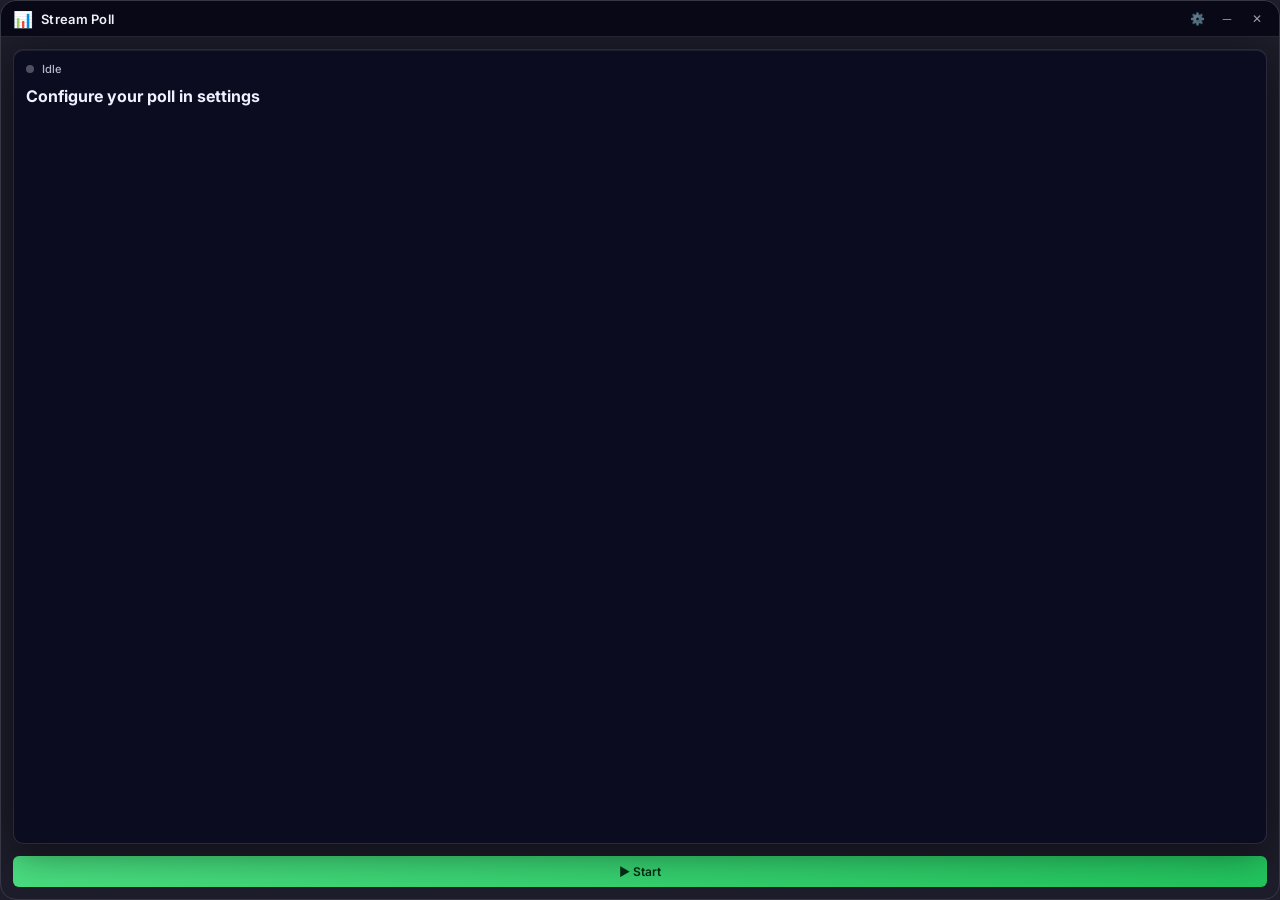
<file: src/index.html>
<!DOCTYPE html>
<html lang="en">
<head>
  <meta charset="UTF-8" />
  <meta name="viewport" content="width=device-width, initial-scale=1.0" />
  <title>Stream Poll</title>
  <meta name="description" content="Live chat poll overlay for Restream.io streams" />
  <link rel="preconnect" href="https://fonts.googleapis.com" />
  <link rel="preconnect" href="https://fonts.gstatic.com" crossorigin />
  <link href="https://fonts.googleapis.com/css2?family=Inter:wght@300;400;500;600;700&family=Outfit:wght@400;600;700&family=Fira+Code:wght@400;500&family=Press+Start+2P&family=Roboto:wght@400;500;700&display=swap" rel="stylesheet" />
  <link rel="stylesheet" href="styles/main.css" />
  <link rel="stylesheet" href="styles/poll-themes.css" />
  <link rel="stylesheet" href="styles/animations.css" />
  <link rel="stylesheet" href="styles/settings.css" />
</head>
<body>
  <!-- Custom Titlebar -->
  <div id="titlebar" data-tauri-drag-region>
    <div class="titlebar-left" data-tauri-drag-region>
      <span class="app-icon">📊</span>
      <span class="app-name" data-tauri-drag-region>Stream Poll</span>
    </div>
    <div class="titlebar-controls">
      <button id="btn-toggle-view" class="titlebar-btn" title="Toggle Settings (Ctrl+,)">⚙️</button>
      <button id="btn-minimize" class="titlebar-btn" title="Minimize">─</button>
      <button id="btn-close" class="titlebar-btn close-btn" title="Close">✕</button>
    </div>
  </div>

  <!-- ═══════════════════════════════════════════════ -->
  <!-- POLL OVERLAY VIEW                               -->
  <!-- ═══════════════════════════════════════════════ -->
  <div id="view-poll" class="view active">
    <div id="poll-container" class="theme-glassmorphism">
      <!-- Status Bar -->
      <div id="poll-status-bar">
        <div id="status-dot" class="status-dot idle"></div>
        <span id="status-label">Idle</span>
        <span id="total-votes-display"></span>
      </div>

      <!-- Question -->
      <div id="poll-question" class="poll-question">Configure your poll in settings</div>

      <!-- Options (rendered dynamically) -->
      <div id="poll-options" class="poll-options"></div>

      <!-- Click-through indicator -->
      <div id="click-through-indicator" class="click-through-badge hidden">
        <span>Click-Through ON</span>
      </div>
    </div>

    <!-- Quick controls always visible on poll view -->
    <div id="quick-controls">
      <button id="qc-start" class="qc-btn start-btn" title="Start Poll">▶ Start</button>
      <button id="qc-pause" class="qc-btn pause-btn hidden" title="Pause Poll">⏸ Pause</button>
      <button id="qc-resume" class="qc-btn start-btn hidden" title="Resume Poll">▶ Resume</button>
      <button id="qc-stop" class="qc-btn stop-btn hidden" title="Stop Poll">⏹ Stop</button>
    </div>
  </div>

  <!-- ═══════════════════════════════════════════════ -->
  <!-- SETTINGS VIEW                                   -->
  <!-- ═══════════════════════════════════════════════ -->
  <div id="view-settings" class="view hidden">
    <!-- Tab Navigation -->
    <nav class="settings-tabs" role="tablist">
      <button class="tab-btn active" data-tab="poll-setup" role="tab" id="tab-poll-setup">
        <span class="tab-icon">📋</span> Poll
      </button>
      <button class="tab-btn" data-tab="appearance" role="tab" id="tab-appearance">
        <span class="tab-icon">🎨</span> Style
      </button>
      <button class="tab-btn" data-tab="window" role="tab" id="tab-window">
        <span class="tab-icon">🪟</span> Window
      </button>
      <button class="tab-btn" data-tab="connection" role="tab" id="tab-connection">
        <span class="tab-icon">🔗</span> Connect
      </button>
      <button class="tab-btn" data-tab="controls" role="tab" id="tab-controls">
        <span class="tab-icon">🎮</span> Controls
      </button>
    </nav>

    <!-- ── Tab 1: Poll Setup ── -->
    <div class="tab-panel active" data-panel="poll-setup" role="tabpanel">
      <div class="settings-section">
        <label class="settings-label" for="poll-question-input">Poll Question</label>
        <input
          type="text"
          id="poll-question-input"
          class="settings-input"
          placeholder="What do you think?"
          maxlength="200"
        />
      </div>

      <div class="settings-section">
        <div class="section-header">
          <label class="settings-label">Options</label>
          <button id="add-option-btn" class="btn-secondary small">+ Add Option</button>
        </div>
        <div id="options-list" class="options-list">
          <!-- Dynamically rendered option rows -->
        </div>
      </div>

      <div class="settings-section toggles-row">
        <div class="toggle-item">
          <label class="toggle-label" for="toggle-case-insensitive">Case-insensitive</label>
          <label class="toggle-switch">
            <input type="checkbox" id="toggle-case-insensitive" checked />
            <span class="toggle-slider"></span>
          </label>
        </div>
        <div class="toggle-item">
          <label class="toggle-label" for="toggle-one-vote">One vote per user</label>
          <label class="toggle-switch">
            <input type="checkbox" id="toggle-one-vote" checked />
            <span class="toggle-slider"></span>
          </label>
        </div>
      </div>

      <button id="save-poll-config-btn" class="btn-primary full-width">Save Poll Config</button>
    </div>

    <!-- ── Tab 2: Appearance ── -->
    <div class="tab-panel hidden" data-panel="appearance" role="tabpanel">
      <div class="settings-section">
        <label class="settings-label">Theme Preset</label>
        <div class="theme-grid" id="theme-grid">
          <div class="theme-card active" data-theme="glassmorphism" id="theme-card-glassmorphism">
            <div class="theme-preview glass-preview"></div>
            <span>Glassmorphism</span>
          </div>
          <div class="theme-card" data-theme="neon" id="theme-card-neon">
            <div class="theme-preview neon-preview"></div>
            <span>Neon Glow</span>
          </div>
          <div class="theme-card" data-theme="minimal" id="theme-card-minimal">
            <div class="theme-preview minimal-preview"></div>
            <span>Minimal</span>
          </div>
          <div class="theme-card" data-theme="retro" id="theme-card-retro">
            <div class="theme-preview retro-preview"></div>
            <span>Retro Arcade</span>
          </div>
          <div class="theme-card" data-theme="gradient" id="theme-card-gradient">
            <div class="theme-preview gradient-preview"></div>
            <span>Gradient Wave</span>
          </div>
          <div class="theme-card" data-theme="custom" id="theme-card-custom">
            <div class="theme-preview custom-preview">🎨</div>
            <span>Custom</span>
          </div>
        </div>
      </div>

      <!-- Custom colors (only shown when custom theme selected) -->
      <div id="custom-colors-section" class="settings-section hidden">
        <label class="settings-label">Custom Colors</label>
        <div class="color-grid">
          <div class="color-row">
            <label for="color-bar-fill">Bar Fill</label>
            <input type="color" id="color-bar-fill" value="#6c63ff" />
          </div>
          <div class="color-row">
            <label for="color-bar-bg">Bar Background</label>
            <input type="color" id="color-bar-bg" value="#1a1a2e" />
          </div>
          <div class="color-row">
            <label for="color-text">Text Color</label>
            <input type="color" id="color-text" value="#ffffff" />
          </div>
          <div class="color-row">
            <label for="color-bg">Panel Background</label>
            <input type="color" id="color-bg" value="#0f0f1e" />
          </div>
          <div class="color-row">
            <label for="color-accent">Accent Color</label>
            <input type="color" id="color-accent" value="#a78bfa" />
          </div>
        </div>
      </div>

      <div class="settings-section">
        <label class="settings-label" for="font-family-select">Font</label>
        <select id="font-family-select" class="settings-select">
          <option value="Inter">Inter (Default)</option>
          <option value="Outfit">Outfit</option>
          <option value="Roboto">Roboto</option>
          <option value="Fira Code">Fira Code</option>
          <option value="Press Start 2P">Press Start 2P</option>
          <option value="Arial">Arial</option>
          <option value="Georgia">Georgia</option>
        </select>
      </div>

      <div class="settings-section">
        <label class="settings-label">
          Font Size: <span id="font-size-value">16</span>px
        </label>
        <input type="range" id="font-size-slider" class="settings-slider" min="10" max="36" value="16" />
      </div>

      <div class="settings-section">
        <label class="settings-label">
          Overlay Opacity: <span id="opacity-value">90</span>%
        </label>
        <input type="range" id="opacity-slider" class="settings-slider" min="20" max="100" value="90" />
      </div>

      <div class="settings-section toggles-row">
        <div class="toggle-item">
          <label class="toggle-label" for="toggle-show-percentages">Show Percentages</label>
          <label class="toggle-switch">
            <input type="checkbox" id="toggle-show-percentages" checked />
            <span class="toggle-slider"></span>
          </label>
        </div>
        <div class="toggle-item">
          <label class="toggle-label" for="toggle-show-counts">Show Vote Counts</label>
          <label class="toggle-switch">
            <input type="checkbox" id="toggle-show-counts" checked />
            <span class="toggle-slider"></span>
          </label>
        </div>
        <div class="toggle-item">
          <label class="toggle-label" for="toggle-show-question">Show Question</label>
          <label class="toggle-switch">
            <input type="checkbox" id="toggle-show-question" checked />
            <span class="toggle-slider"></span>
          </label>
        </div>
      </div>

      <button id="save-appearance-btn" class="btn-primary full-width">Apply Appearance</button>
    </div>

    <!-- ── Tab 3: Window ── -->
    <div class="tab-panel hidden" data-panel="window" role="tabpanel">
      <div class="settings-section toggles-row">
        <div class="toggle-item">
          <label class="toggle-label" for="toggle-always-on-top">Always on Top</label>
          <label class="toggle-switch">
            <input type="checkbox" id="toggle-always-on-top" />
            <span class="toggle-slider"></span>
          </label>
        </div>
        <div class="toggle-item">
          <label class="toggle-label" for="toggle-click-through">Click-Through</label>
          <label class="toggle-switch">
            <input type="checkbox" id="toggle-click-through" />
            <span class="toggle-slider"></span>
          </label>
        </div>
      </div>

      <div class="settings-section">
        <label class="settings-label">Click-Through Keybind</label>
        <div class="keybind-recorder-row">
          <input
            type="text"
            id="keybind-display"
            class="settings-input keybind-input"
            placeholder="Click to record shortcut..."
            readonly
            value="CommandOrControl+Shift+T"
          />
          <button id="keybind-record-btn" class="btn-secondary">Record</button>
          <button id="keybind-save-btn" class="btn-primary">Save</button>
        </div>
        <p class="settings-hint">Press your desired key combination after clicking Record.</p>
      </div>

      <div class="settings-info-box">
        <p>💡 When <strong>Click-Through</strong> is enabled, mouse clicks pass through the overlay to windows behind it. Use the keybind to toggle it while streaming.</p>
      </div>
    </div>

    <!-- ── Tab 4: Connection ── -->
    <div class="tab-panel hidden" data-panel="connection" role="tabpanel">
      <div class="settings-section">
        <div class="connection-status-row">
          <div id="conn-status-indicator" class="conn-dot disconnected"></div>
          <span id="conn-status-label">Not connected</span>
        </div>
      </div>

      <div class="settings-section">
        <label class="settings-label" for="input-client-id">Restream Client ID</label>
        <input
          type="text"
          id="input-client-id"
          class="settings-input"
          placeholder="Your Restream app Client ID"
          autocomplete="off"
        />
      </div>

      <div class="settings-section">
        <label class="settings-label" for="input-client-secret">Restream Client Secret</label>
        <input
          type="password"
          id="input-client-secret"
          class="settings-input"
          placeholder="Your Restream app Client Secret"
          autocomplete="off"
        />
      </div>

      <div class="settings-info-box">
        <p>📖 Register your app at <strong>developers.restream.io</strong>, then paste your Client ID and Secret here. Use <code>http://localhost:17394/callback</code> as the redirect URI.</p>
      </div>

      <div class="btn-row">
        <button id="btn-login" class="btn-primary">🔐 Connect to Restream</button>
        <button id="btn-logout" class="btn-secondary hidden">Disconnect</button>
      </div>
    </div>

    <!-- ── Tab 5: Controls ── -->
    <div class="tab-panel hidden" data-panel="controls" role="tabpanel">
      <div class="big-controls">
        <button id="ctrl-start" class="big-btn big-start">▶ Start</button>
        <button id="ctrl-pause" class="big-btn big-pause hidden">⏸ Pause</button>
        <button id="ctrl-resume" class="big-btn big-start hidden">▶ Resume</button>
        <button id="ctrl-stop" class="big-btn big-stop hidden">⏹ Stop</button>
        <button id="ctrl-reset" class="big-btn big-reset">↺ Reset Votes</button>
      </div>

      <div class="settings-section">
        <div class="section-header">
          <label class="settings-label">Live Chat Log</label>
          <button id="clear-log-btn" class="btn-secondary small">Clear</button>
        </div>
        <div id="chat-log" class="chat-log">
          <p class="log-placeholder">Chat messages will appear here when connected.</p>
        </div>
      </div>
    </div>
  </div>

  <script src="js/app.js"></script>
</body>
</html>
</file>
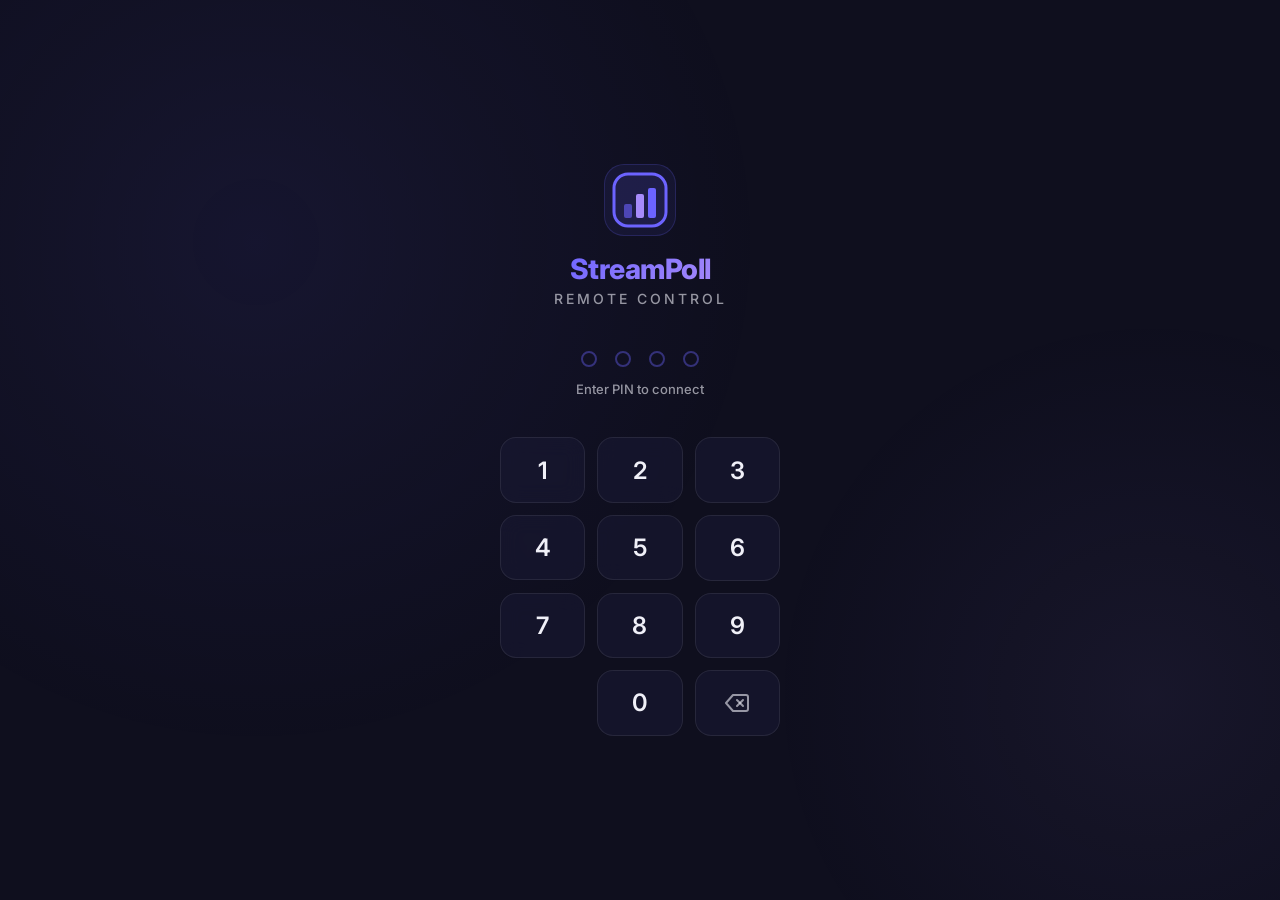
<file: src-tauri/remote-ui/index.html>
<!DOCTYPE html>
<html lang="en">
<head>
  <meta charset="UTF-8">
  <meta name="viewport" content="width=device-width, initial-scale=1.0, viewport-fit=cover, user-scalable=no">
  <meta name="apple-mobile-web-app-capable" content="yes">
  <meta name="apple-mobile-web-app-status-bar-style" content="black-translucent">
  <meta name="theme-color" content="#0f0f1e">
  <meta name="mobile-web-app-capable" content="yes">
  <meta name="description" content="StreamPoll Remote Control — manage your live polls from your phone">
  <title>StreamPoll Remote</title>
  <link rel="manifest" href="manifest.json">
  <link rel="preconnect" href="https://fonts.googleapis.com">
  <link rel="preconnect" href="https://fonts.gstatic.com" crossorigin>
  <link href="https://fonts.googleapis.com/css2?family=Inter:wght@300;400;500;600;700;800;900&display=swap" rel="stylesheet">
  <link rel="stylesheet" href="styles.css">
  <!-- Inline critical icon SVG as favicon -->
  <link rel="icon" href="data:image/svg+xml,<svg xmlns='http://www.w3.org/2000/svg' viewBox='0 0 100 100'><rect rx='20' width='100' height='100' fill='%236c63ff'/><text x='50' y='68' text-anchor='middle' font-size='50' fill='white'>📊</text></svg>">
</head>
<body>
  <!-- ===== PIN ENTRY SCREEN ===== -->
  <div id="screen-pin" class="screen active">
    <div class="pin-container">
      <div class="brand">
        <div class="brand-icon">
          <svg width="56" height="56" viewBox="0 0 56 56" fill="none">
            <rect x="2" y="2" width="52" height="52" rx="14" stroke="url(#brandGrad)" stroke-width="3" fill="rgba(108,99,255,0.1)"/>
            <rect x="12" y="32" width="8" height="14" rx="2" fill="#6c63ff" opacity="0.6"/>
            <rect x="24" y="22" width="8" height="24" rx="2" fill="#a78bfa"/>
            <rect x="36" y="16" width="8" height="30" rx="2" fill="#6c63ff"/>
            <defs>
              <linearGradient id="brandGrad" x1="0" y1="0" x2="56" y2="56">
                <stop offset="0%" stop-color="#6c63ff"/>
                <stop offset="100%" stop-color="#a78bfa"/>
              </linearGradient>
            </defs>
          </svg>
        </div>
        <h1 class="brand-title">StreamPoll</h1>
        <p class="brand-subtitle">Remote Control</p>
      </div>

      <div class="pin-display">
        <div class="pin-dots">
          <div class="pin-dot" data-index="0"></div>
          <div class="pin-dot" data-index="1"></div>
          <div class="pin-dot" data-index="2"></div>
          <div class="pin-dot" data-index="3"></div>
        </div>
        <p class="pin-label" id="pin-message">Enter PIN to connect</p>
      </div>

      <div class="keypad">
        <button class="key" data-key="1">1</button>
        <button class="key" data-key="2">2</button>
        <button class="key" data-key="3">3</button>
        <button class="key" data-key="4">4</button>
        <button class="key" data-key="5">5</button>
        <button class="key" data-key="6">6</button>
        <button class="key" data-key="7">7</button>
        <button class="key" data-key="8">8</button>
        <button class="key" data-key="9">9</button>
        <button class="key key-empty" disabled></button>
        <button class="key" data-key="0">0</button>
        <button class="key key-delete" data-key="delete" aria-label="Delete">
          <svg width="24" height="24" viewBox="0 0 24 24" fill="none" stroke="currentColor" stroke-width="2" stroke-linecap="round" stroke-linejoin="round">
            <path d="M21 4H8l-7 8 7 8h13a2 2 0 0 0 2-2V6a2 2 0 0 0-2-2z"/>
            <line x1="18" y1="9" x2="12" y2="15"/>
            <line x1="12" y1="9" x2="18" y2="15"/>
          </svg>
        </button>
      </div>
    </div>
  </div>

  <!-- ===== MAIN DASHBOARD ===== -->
  <div id="screen-dashboard" class="screen">
    <!-- Status Bar -->
    <header class="status-bar">
      <div class="status-left">
        <span class="status-dot" id="status-dot"></span>
        <span class="status-text" id="status-text">Connected</span>
      </div>
      <div class="status-right">
        <span class="ws-badge" id="ws-badge" title="Restream connection">
          <svg width="14" height="14" viewBox="0 0 24 24" fill="none" stroke="currentColor" stroke-width="2.5" stroke-linecap="round" stroke-linejoin="round">
            <path d="M1 1l22 22"/>
            <path d="M16.72 11.06A10.94 10.94 0 0 1 19 12.55"/>
            <path d="M5 12.55a10.94 10.94 0 0 1 5.17-2.39"/>
            <path d="M10.71 5.05A16 16 0 0 1 22.56 9"/>
            <path d="M1.42 9a15.91 15.91 0 0 1 4.7-2.88"/>
            <path d="M8.53 16.11a6 6 0 0 1 6.95 0"/>
            <line x1="12" y1="20" x2="12.01" y2="20"/>
          </svg>
        </span>
        <button class="disconnect-btn" id="btn-disconnect" aria-label="Disconnect">
          <svg width="18" height="18" viewBox="0 0 24 24" fill="none" stroke="currentColor" stroke-width="2" stroke-linecap="round" stroke-linejoin="round">
            <path d="M9 21H5a2 2 0 0 1-2-2V5a2 2 0 0 1 2-2h4"/>
            <polyline points="16 17 21 12 16 7"/>
            <line x1="21" y1="12" x2="9" y2="12"/>
          </svg>
        </button>
      </div>
    </header>

    <!-- Sub-navigation Tabs -->
    <div class="dashboard-tabs">
      <button class="dash-tab active" data-tab="poll">📊 Active</button>
      <button class="dash-tab" data-tab="library">📚 Library</button>
      <button class="dash-tab" data-tab="queue">📈 Queue</button>
    </div>

    <!-- Poll Content -->
    <main class="dashboard-content">
      <!-- Panel 1: Active Poll -->
      <div id="panel-poll" class="dash-panel active">
        <!-- No Poll State -->
        <div id="no-poll" class="no-poll-card glass-card">
          <div class="no-poll-icon">📊</div>
          <h2>No Active Poll</h2>
          <p>Waiting for a poll to be loaded...</p>
        </div>

        <!-- Active Poll -->
        <div id="active-poll" class="poll-section" style="display:none;">
          <div class="poll-header glass-card">
            <div class="poll-status-row">
              <span class="poll-status-badge" id="poll-status-badge">IDLE</span>
              <div style="display:flex;align-items:center;gap:8px;">
                <span class="poll-total-votes" id="poll-total-votes">0 votes</span>
                <button class="edit-poll-btn" id="btn-edit-poll" aria-label="Edit Poll">
                  <svg width="16" height="16" viewBox="0 0 24 24" fill="none" stroke="currentColor" stroke-width="2" stroke-linecap="round" stroke-linejoin="round">
                    <path d="M11 4H4a2 2 0 0 0-2 2v14a2 2 0 0 0 2 2h14a2 2 0 0 0 2-2v-7"/>
                    <path d="M18.5 2.5a2.121 2.121 0 0 1 3 3L12 15l-4 1 1-4 9.5-9.5z"/>
                  </svg>
                </button>
              </div>
            </div>
            <h2 class="poll-question" id="poll-question">Loading question...</h2>
          </div>

          <div class="poll-options" id="poll-options">
            <!-- Options rendered by JS -->
          </div>
        </div>
      </div>

      <!-- Panel 2: Library -->
      <div id="panel-library" class="dash-panel" style="display:none;">
        <div style="display:flex;justify-content:space-between;align-items:center;margin-bottom:12px;">
          <h2 style="font-size:16px;margin:0;">Poll Library</h2>
          <button class="create-poll-btn-lib" id="btn-create-poll-lib">＋ Create Poll</button>
        </div>
        <div class="library-list" id="library-list">
          <!-- Populated by JS -->
        </div>
      </div>

      <!-- Panel 3: Queue -->
      <div id="panel-queue" class="dash-panel" style="display:none;">
        <h2 style="font-size:16px;margin-bottom:12px;">Active Queue</h2>
        <div class="queue-list" id="queue-list">
          <!-- Populated by JS -->
        </div>
      </div>
    </main>

    <!-- ===== POLL EDITOR MODAL ===== -->
    <div id="editor-overlay" class="overlay" style="display:none;">
      <div class="editor-panel glass-card">
        <div class="editor-header">
          <h3>Edit Poll</h3>
          <button class="editor-close-btn" id="btn-editor-close" aria-label="Close">
            <svg width="20" height="20" viewBox="0 0 24 24" fill="none" stroke="currentColor" stroke-width="2.5" stroke-linecap="round">
              <line x1="18" y1="6" x2="6" y2="18"/><line x1="6" y1="6" x2="18" y2="18"/>
            </svg>
          </button>
        </div>

        <div class="editor-body">
          <div class="editor-field">
            <label class="editor-label">Poll Name (Optional, for saving)</label>
            <input type="text" id="editor-name" class="editor-input" placeholder="e.g. Winner Poll" autocomplete="off" />
          </div>

          <div class="editor-field">
            <label class="editor-label">Question</label>
            <input type="text" id="editor-question" class="editor-input" placeholder="What do you think?" autocomplete="off" />
          </div>

          <div class="editor-field">
            <label class="editor-label">Options</label>
            <div id="editor-options-list" class="editor-options-list">
              <!-- Populated by JS -->
            </div>
            <button class="editor-add-btn" id="btn-editor-add-option">
              <span>＋</span> Add Option
            </button>
          </div>
        </div>

        <div class="editor-footer-buttons">
          <button class="editor-cancel-btn" id="btn-editor-cancel">Cancel</button>
          <button class="editor-save-btn btn-apply" id="btn-editor-apply">Apply Now</button>
          <button class="editor-save-btn btn-save-lib" id="btn-editor-save-lib">Save to Lib</button>
          <button class="editor-save-btn btn-save-queue" id="btn-editor-save-queue">Save & Queue</button>
        </div>
      </div>
    </div>

    <!-- Control Buttons -->
    <nav class="controls-bar" id="controls-bar">
      <button class="ctrl-btn ctrl-start" id="btn-start" data-action="start_poll">
        <span class="ctrl-icon">▶</span>
        <span class="ctrl-label">Start</span>
      </button>
      <button class="ctrl-btn ctrl-pause" id="btn-pause" data-action="pause_poll">
        <span class="ctrl-icon">⏸</span>
        <span class="ctrl-label">Pause</span>
      </button>
      <button class="ctrl-btn ctrl-resume" id="btn-resume" data-action="resume_poll" style="display:none;">
        <span class="ctrl-icon">▶</span>
        <span class="ctrl-label">Resume</span>
      </button>
      <button class="ctrl-btn ctrl-stop" id="btn-stop" data-action="stop_poll">
        <span class="ctrl-icon">⏹</span>
        <span class="ctrl-label">Stop</span>
      </button>
      <button class="ctrl-btn ctrl-reset" id="btn-reset" data-action="reset_poll">
        <span class="ctrl-icon">↺</span>
        <span class="ctrl-label">Reset</span>
      </button>
      <button class="ctrl-btn ctrl-next" id="btn-next" data-action="next_poll">
        <span class="ctrl-icon">⏭</span>
        <span class="ctrl-label">Next</span>
      </button>
    </nav>
  </div>

  <!-- ===== RECONNECTING OVERLAY ===== -->
  <div id="overlay-reconnect" class="overlay" style="display:none;">
    <div class="overlay-content glass-card">
      <div class="spinner"></div>
      <h3>Connection Lost</h3>
      <p id="reconnect-message">Reconnecting...</p>
      <button class="overlay-btn" id="btn-retry">Retry Now</button>
    </div>
  </div>

  <script src="app.js"></script>
</body>
</html>
</file>
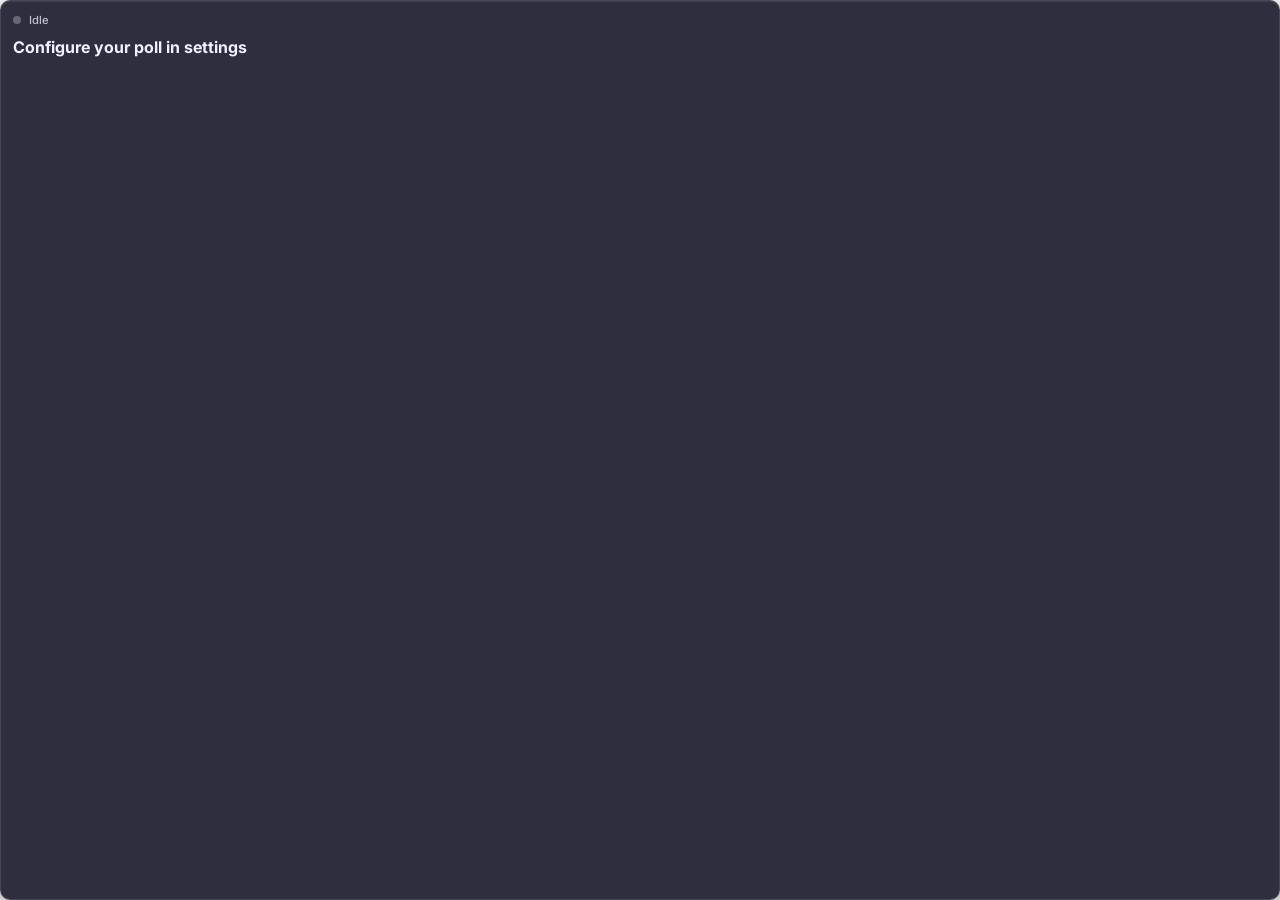
<file: src/poll.html>
<!DOCTYPE html>
<html lang="en">
<head>
  <meta charset="UTF-8" />
  <meta name="viewport" content="width=device-width, initial-scale=1.0" />
  <title>Stream Poll — Overlay</title>
  <link rel="preconnect" href="https://fonts.googleapis.com" />
  <link rel="preconnect" href="https://fonts.gstatic.com" crossorigin />
  <link href="https://fonts.googleapis.com/css2?family=Inter:wght@300;400;500;600;700&family=Outfit:wght@400;600;700&family=Fira+Code:wght@400;500&family=Press+Start+2P&family=Roboto:wght@400;500;700&display=swap" rel="stylesheet" />
  <link rel="stylesheet" href="styles/main.css" />
  <link rel="stylesheet" href="styles/poll-themes.css" />
  <link rel="stylesheet" href="styles/animations.css" />
  <style>
    /* Poll-only window: fully transparent, no chrome */
    html, body {
      margin: 0; padding: 0;
      background: transparent !important;
      overflow: hidden;
      width: 100vw; height: 100vh;
      user-select: none;
    }
    /* Full-height wrapper — entire surface is the drag region */
    #poll-wrapper {
      position: absolute;
      top: 0; left: 0; right: 0; bottom: 0;
      overflow: hidden;
      -webkit-app-region: drag;
    }
    #poll-container {
      width: 100%; height: 100%;
      box-sizing: border-box;
      -webkit-app-region: drag;
    }
    /* Click-through indicator */
    #click-through-indicator {
      position: fixed;
      bottom: 6px; right: 8px;
      background: rgba(248,113,113,0.15);
      border: 1px solid rgba(248,113,113,0.4);
      border-radius: 6px;
      padding: 2px 8px;
      font-size: 10px;
      color: rgba(248,113,113,0.9);
      pointer-events: none;
      -webkit-app-region: no-drag;
    }
  </style>
</head>
<body>
  <!-- Poll content — entire window is drag-to-move -->
  <div id="poll-wrapper">
    <div id="poll-container" class="theme-glassmorphism">
      <!-- Status Bar -->
      <div id="poll-status-bar">
        <div id="status-dot" class="status-dot idle"></div>
        <span id="status-label">Idle</span>
        <span id="total-votes-display"></span>
      </div>

      <!-- Question -->
      <div id="poll-question" class="poll-question">Configure your poll in settings</div>

      <!-- Options (rendered dynamically) -->
      <div id="poll-options" class="poll-options"></div>

      <!-- Action Controls -->
      <div id="poll-overlay-controls" style="display: flex; gap: 8px; margin-top: 16px; justify-content: center;">
        <button id="btn-stop-poll" class="hidden" style="background: rgba(239, 68, 68, 0.9); border: none; padding: 8px 16px; border-radius: 6px; color: white; cursor: pointer; font-weight: bold; font-family: inherit; font-size: 14px; box-shadow: 0 2px 8px rgba(0,0,0,0.2);">⏹ Stop</button>
        <button id="btn-next-poll" class="hidden" style="background: rgba(99, 102, 241, 0.9); border: none; padding: 8px 16px; border-radius: 6px; color: white; cursor: pointer; font-weight: bold; font-family: inherit; font-size: 14px; box-shadow: 0 2px 8px rgba(0,0,0,0.2);">⏭ Next</button>
      </div>
    </div>
  </div>

  <!-- Click-through indicator -->
  <div id="click-through-indicator" class="hidden">Click-Through ON</div>

  <script src="js/poll-overlay.js"></script>
</body>
</html>
</file>
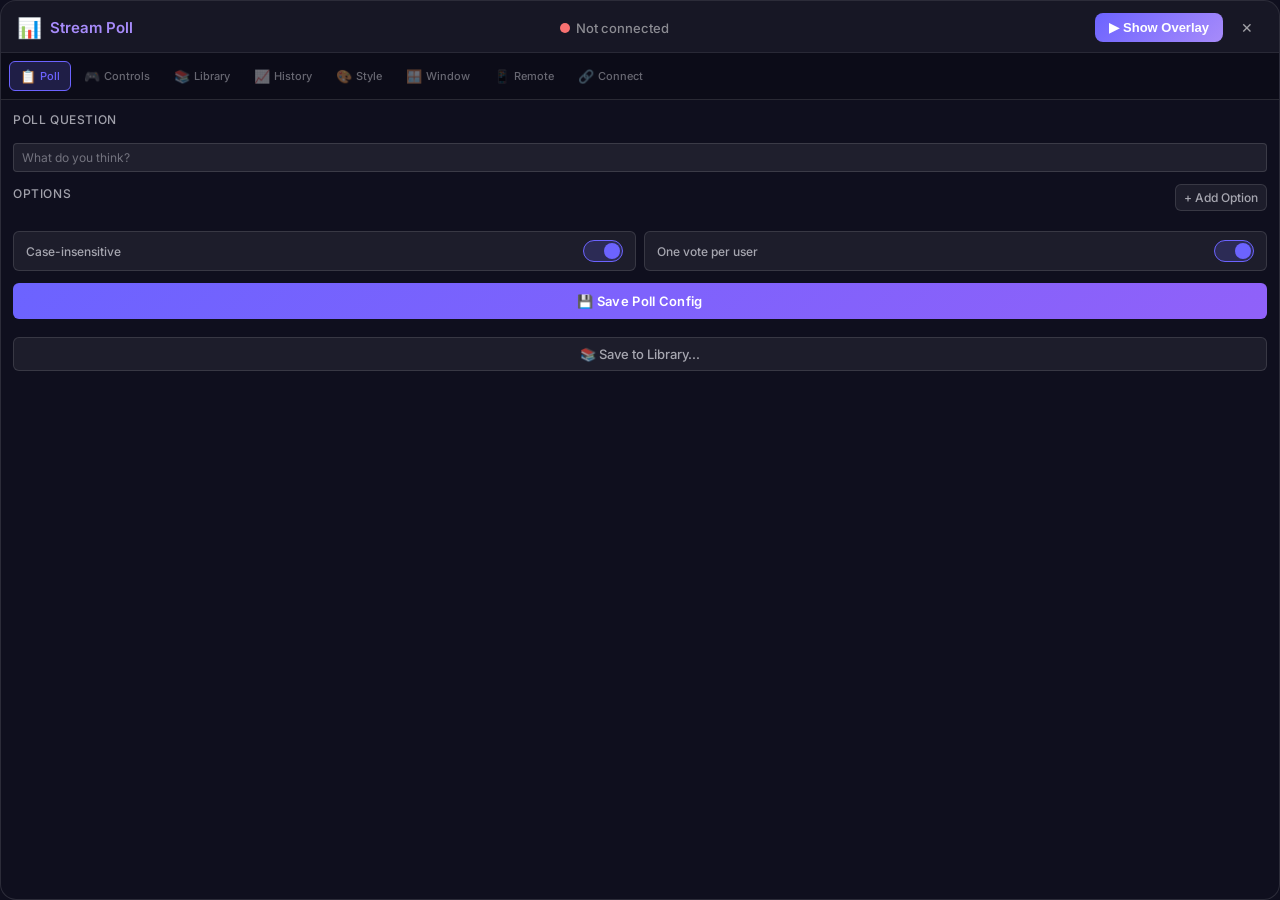
<file: src/settings.html>
<!DOCTYPE html>
<html lang="en">
<head>
  <meta charset="UTF-8" />
  <meta name="viewport" content="width=device-width, initial-scale=1.0" />
  <title>Stream Poll — Settings</title>
  <meta name="description" content="Stream Poll settings and controls" />
  <link rel="preconnect" href="https://fonts.googleapis.com" />
  <link rel="preconnect" href="https://fonts.gstatic.com" crossorigin />
  <link href="https://fonts.googleapis.com/css2?family=Inter:wght@300;400;500;600;700&family=Outfit:wght@400;600;700&family=Fira+Code:wght@400;500&family=Press+Start+2P&family=Roboto:wght@400;500;700&display=swap" rel="stylesheet" />
  <link rel="stylesheet" href="styles/main.css" />
  <link rel="stylesheet" href="styles/poll-themes.css" />
  <link rel="stylesheet" href="styles/settings.css" />
  <link rel="stylesheet" href="styles/animations.css" />
  <style>
    html, body {
      margin: 0; padding: 0;
      background: #0f0f1e;
      color: #e2e8f0;
      font-family: 'Inter', -apple-system, sans-serif;
      height: 100%; overflow: hidden;
    }
    #settings-root {
      display: flex;
      flex-direction: column;
      height: 100vh;
    }
    /* App header */
    #app-header {
      display: flex;
      align-items: center;
      justify-content: space-between;
      padding: 12px 16px 10px;
      background: rgba(255,255,255,0.03);
      border-bottom: 1px solid rgba(255,255,255,0.08);
      flex-shrink: 0;
    }
    .header-brand {
      display: flex; align-items: center; gap: 8px;
    }
    .header-icon { font-size: 20px; }
    .header-title { font-size: 15px; font-weight: 600; color: #a78bfa; }
    .header-status {
      display: flex; align-items: center; gap: 6px;
      font-size: 12px; color: rgba(255,255,255,0.5);
    }
    /* Poll overlay toggle button */
    .header-controls { display: flex; align-items: center; gap: 8px; }
    .window-close-btn {
      background: transparent; border: none; color: rgba(255,255,255,0.6);
      font-size: 14px; cursor: pointer; padding: 6px 10px; border-radius: 4px;
      transition: background 0.2s, color 0.2s;
    }
    .window-close-btn:hover { background: rgba(255,60,60,0.8); color: white; }
    #btn-toggle-overlay {
      background: linear-gradient(135deg, #6c63ff, #a78bfa);
      border: none; border-radius: 8px;
      color: #fff; font-size: 13px; font-weight: 600;
      padding: 7px 14px; cursor: pointer;
      transition: opacity 0.2s, transform 0.1s;
    }
    #btn-toggle-overlay:hover { opacity: 0.85; transform: translateY(-1px); }
    #btn-toggle-overlay.overlay-open {
      background: linear-gradient(135deg, #ef4444, #f97316);
    }
    /* Scrollable settings content */
    #settings-scroll {
      flex: 1;
      overflow-y: auto;
      overflow-x: hidden;
    }
    #settings-scroll::-webkit-scrollbar { width: 4px; }
    #settings-scroll::-webkit-scrollbar-track { background: transparent; }
    #settings-scroll::-webkit-scrollbar-thumb { background: rgba(255,255,255,0.1); border-radius: 2px; }

    /* Library & Queue */
    .library-list { display: flex; flex-direction: column; gap: 6px; }
    .library-item, .queue-item {
      display: flex; align-items: center; gap: 8px;
      background: rgba(255,255,255,0.04); border: 1px solid rgba(255,255,255,0.08);
      border-radius: 8px; padding: 8px 10px; font-size: 13px;
    }
    .library-item-name, .queue-item-name {
      flex: 1; font-weight: 500; color: #e2e8f0; white-space: nowrap;
      overflow: hidden; text-overflow: ellipsis;
    }
    .library-item-meta { font-size: 11px; color: rgba(255,255,255,0.4); white-space: nowrap; }
    .lib-btn {
      background: rgba(255,255,255,0.07); border: 1px solid rgba(255,255,255,0.1);
      border-radius: 6px; color: #e2e8f0; font-size: 12px; cursor: pointer;
      padding: 3px 8px; transition: background 0.15s;
    }
    .lib-btn:hover { background: rgba(255,255,255,0.14); }
    .lib-btn.danger:hover { background: rgba(239,68,68,0.3); border-color: rgba(239,68,68,0.4); }
    .queue-drag-handle { cursor: grab; color: rgba(255,255,255,0.3); user-select: none; font-size: 14px; }
    .queue-item.drag-over { border-color: #6c63ff; background: rgba(108,99,255,0.1); }
    .queue-item-num { font-size: 11px; color: rgba(255,255,255,0.3); min-width: 16px; text-align: center; }

    /* History Cards */
    #history-list { display: flex; flex-direction: column; gap: 12px; }
    .history-card {
      background: rgba(255,255,255,0.04); border: 1px solid rgba(255,255,255,0.09);
      border-radius: 10px; padding: 14px 16px; position: relative;
      transition: border-color 0.2s;
    }
    .history-card:hover { border-color: rgba(108,99,255,0.4); }
    .history-card-header {
      display: flex; align-items: center; justify-content: space-between;
      margin-bottom: 8px;
    }
    .history-card-date { font-size: 11px; color: rgba(255,255,255,0.45); font-weight: 500; letter-spacing: 0.02em; }
    .history-card-total { font-size: 11px; color: rgba(255,255,255,0.35); }
    .history-card-question {
      font-size: 14px; font-weight: 600; color: #e2e8f0;
      margin-bottom: 12px; line-height: 1.35;
    }
    .history-option { margin-bottom: 8px; }
    .history-option-header { display: flex; justify-content: space-between; align-items: center; margin-bottom: 4px; }
    .history-option-label { font-size: 12px; color: #cbd5e1; font-weight: 500; }
    .history-option-stats { font-size: 11px; color: rgba(255,255,255,0.45); }
    .history-bar-track {
      height: 6px; background: rgba(255,255,255,0.07); border-radius: 3px; overflow: hidden;
    }
    .history-bar-fill {
      height: 100%; border-radius: 3px; transition: width 0.4s ease;
    }
  </style>
</head>
<body>
<div id="settings-root">

  <!-- Header -->
  <div id="app-header" data-tauri-drag-region>
    <div class="header-brand" data-tauri-drag-region>
      <span class="header-icon" data-tauri-drag-region>📊</span>
      <span class="header-title" data-tauri-drag-region>Stream Poll</span>
    </div>
    <div class="header-status" data-tauri-drag-region>
      <div id="conn-status-indicator" class="conn-dot disconnected"></div>
      <span id="conn-status-label" data-tauri-drag-region>Not connected</span>
    </div>
    <div class="header-controls">
      <button id="btn-toggle-overlay" title="Show/hide the poll overlay window">▶ Show Overlay</button>
      <button id="btn-close-settings" title="Close Settings" class="window-close-btn">✕</button>
    </div>
  </div>

  <!-- Settings tabs + panels -->
  <div id="settings-scroll">

    <!-- Tab Navigation -->
    <nav class="settings-tabs" role="tablist">
      <button class="tab-btn active" data-tab="poll-setup" role="tab" id="tab-poll-setup">
        <span class="tab-icon">📋</span> Poll
      </button>
      <button class="tab-btn" data-tab="controls" role="tab" id="tab-controls">
        <span class="tab-icon">🎮</span> Controls
      </button>
      <button class="tab-btn" data-tab="library" role="tab" id="tab-library">
        <span class="tab-icon">📚</span> Library
      </button>
      <button class="tab-btn" data-tab="history" role="tab" id="tab-history">
        <span class="tab-icon">📈</span> History
      </button>
      <button class="tab-btn" data-tab="appearance" role="tab" id="tab-appearance">
        <span class="tab-icon">🎨</span> Style
      </button>
      <button class="tab-btn" data-tab="window" role="tab" id="tab-window">
        <span class="tab-icon">🪟</span> Window
      </button>
      <button class="tab-btn" data-tab="remote" role="tab" id="tab-remote">
        <span class="tab-icon">📱</span> Remote
      </button>
      <button class="tab-btn" data-tab="connection" role="tab" id="tab-connection">
        <span class="tab-icon">🔗</span> Connect
      </button>
    </nav>

    <!-- ── Tab 1: Poll Setup ── -->
    <div class="tab-panel active" data-panel="poll-setup" role="tabpanel">
      <div class="settings-section">
        <label class="settings-label" for="poll-question-input">Poll Question</label>
        <input type="text" id="poll-question-input" class="settings-input"
          placeholder="What do you think?" maxlength="200" />
      </div>

      <div class="settings-section">
        <div class="section-header">
          <label class="settings-label">Options</label>
          <button id="add-option-btn" class="btn-secondary small">+ Add Option</button>
        </div>
        <div id="options-list" class="options-list"></div>
      </div>

      <div class="settings-section toggles-row">
        <div class="toggle-item">
          <label class="toggle-label" for="toggle-case-insensitive">Case-insensitive</label>
          <label class="toggle-switch">
            <input type="checkbox" id="toggle-case-insensitive" checked />
            <span class="toggle-slider"></span>
          </label>
        </div>
        <div class="toggle-item">
          <label class="toggle-label" for="toggle-one-vote">One vote per user</label>
          <label class="toggle-switch">
            <input type="checkbox" id="toggle-one-vote" checked />
            <span class="toggle-slider"></span>
          </label>
        </div>
      </div>

      <button id="save-poll-config-btn" class="btn-primary full-width">💾 Save Poll Config</button>
      <button id="save-poll-library-btn" class="btn-secondary full-width" style="margin-top:6px;">📚 Save to Library...</button>
    </div>

    <!-- ── Tab 2: Controls ── -->
    <div class="tab-panel hidden" data-panel="controls" role="tabpanel">
      <div class="settings-section">
        <label class="settings-label">Poll Status</label>
        <div style="display:flex;align-items:center;gap:8px;margin-bottom:12px;">
          <div id="status-dot" class="status-dot idle"></div>
          <span id="status-label" style="font-size:14px;">Idle</span>
          <span id="total-votes-display" style="font-size:12px;color:rgba(255,255,255,0.4);margin-left:8px;"></span>
        </div>
      </div>
      <div class="big-controls">
        <button id="ctrl-start" class="big-btn big-start">▶ Start</button>
        <button id="ctrl-pause" class="big-btn big-pause hidden">⏸ Pause</button>
        <button id="ctrl-resume" class="big-btn big-start hidden">▶ Resume</button>
        <button id="ctrl-stop" class="big-btn big-stop hidden">⏹ Stop</button>
        <button id="ctrl-reset" class="big-btn big-reset">↺ Reset Votes</button>
        <button id="ctrl-next-poll" class="big-btn big-reset hidden">⏭ Next Poll</button>
      </div>

      <div class="settings-section">
        <div class="section-header">
          <label class="settings-label">Live Chat Log</label>
          <button id="clear-log-btn" class="btn-secondary small">Clear</button>
        </div>
        <div id="chat-log" class="chat-log">
          <p class="log-placeholder">Chat messages will appear here when connected.</p>
        </div>
      </div>
    </div>

    <!-- ── Tab: Library ── -->
    <div class="tab-panel hidden" data-panel="library" role="tabpanel">

      <!-- Saved Polls -->
      <div class="settings-section">
        <div class="section-header">
          <label class="settings-label">Saved Polls</label>
        </div>
        <div id="library-list" class="library-list">
          <p class="log-placeholder">No saved polls yet. Create a poll and click "Save to Library".</p>
        </div>
      </div>

      <!-- Queue -->
      <div class="settings-section">
        <div class="section-header">
          <label class="settings-label">Queue</label>
          <span id="queue-position-label" style="font-size:11px;color:rgba(255,255,255,0.4);"></span>
        </div>
        <div id="queue-list" class="library-list">
          <p class="log-placeholder" id="queue-empty-msg">No polls in queue. Click + on a saved poll to add it.</p>
        </div>
        <button id="btn-reset-queue" class="btn-secondary small" style="margin-top:8px;">↺ Reset Queue Position</button>
      </div>

    </div>

    <!-- ── Tab: History ── -->
    <div class="tab-panel hidden" data-panel="history" role="tabpanel">
      <div class="settings-section">
        <div class="section-header">
          <label class="settings-label">Poll History</label>
          <button id="btn-clear-history" class="btn-secondary small">Clear All</button>
        </div>
        <div id="history-list">
          <p class="log-placeholder" id="history-empty-msg">No history yet. Stop a poll with votes to record it.</p>
        </div>
      </div>
    </div>

    <!-- ── Tab 3: Appearance ── -->
    <div class="tab-panel hidden" data-panel="appearance" role="tabpanel">
      <div class="settings-section">
        <label class="settings-label">Theme Preset</label>
        <div class="theme-grid" id="theme-grid">
          <div class="theme-card" data-theme="custom" id="theme-card-custom">
            <div class="theme-preview custom-preview">🎨</div>
            <span>Custom</span>
          </div>
          <div class="theme-card active" data-theme="glassmorphism" id="theme-card-glassmorphism">
            <div class="theme-preview glass-preview"></div>
            <span>Glassmorphism</span>
          </div>
          <div class="theme-card" data-theme="neon" id="theme-card-neon">
            <div class="theme-preview neon-preview"></div>
            <span>Neon Glow</span>
          </div>
          <div class="theme-card" data-theme="minimal" id="theme-card-minimal">
            <div class="theme-preview minimal-preview"></div>
            <span>Minimal</span>
          </div>
          <div class="theme-card" data-theme="retro" id="theme-card-retro">
            <div class="theme-preview retro-preview"></div>
            <span>Retro Arcade</span>
          </div>
          <div class="theme-card" data-theme="gradient" id="theme-card-gradient">
            <div class="theme-preview gradient-preview"></div>
            <span>Gradient Wave</span>
          </div>
        </div>
        <button id="btn-save-custom-theme" class="btn-secondary full-width" style="margin-top: 12px;">💾 Save as New Theme...</button>
      </div>

      <div id="custom-colors-section" class="settings-section">
        <label class="settings-label">Colors</label>
        <div class="color-grid">
          <div class="color-row">
            <label for="color-bar-fill">Bar Fill Color</label>
            <div style="display: flex; gap: 4px;"><input type="color" id="color-bar-fill" value="#6c63ff" /><button class="btn-secondary small btn-reset-color" data-target="bar_fill" title="Reset">↺</button></div>
          </div>
          <div class="color-row">
            <label for="color-bar-bg">Bar Background</label>
            <div style="display: flex; gap: 4px;"><input type="color" id="color-bar-bg" value="#ffffff" /><button class="btn-secondary small btn-reset-color" data-target="bar_bg" title="Reset">↺</button></div>
          </div>
          <div class="color-row">
            <label for="color-text">Text Color</label>
            <div style="display: flex; gap: 4px;"><input type="color" id="color-text" value="#ffffff" /><button class="btn-secondary small btn-reset-color" data-target="text_color" title="Reset">↺</button></div>
          </div>
          <div class="color-row">
            <label for="color-bg">Panel Background</label>
            <div style="display: flex; gap: 4px;"><input type="color" id="color-bg" value="#0f0f1e" /><button class="btn-secondary small btn-reset-color" data-target="background" title="Reset">↺</button></div>
          </div>
          <div class="color-row">
            <label for="color-accent">Accent Color</label>
            <div style="display: flex; gap: 4px;"><input type="color" id="color-accent" value="#a78bfa" /><button class="btn-secondary small btn-reset-color" data-target="accent" title="Reset">↺</button></div>
          </div>
        </div>
      </div>

      <div id="custom-image-section" class="settings-section">
        <label class="settings-label">Panel Background Image</label>
        <div style="display: flex; gap: 8px; align-items: center; margin-bottom: 8px;">
          <input type="file" id="input-bg-image" accept="image/*" class="settings-input" style="padding: 4px;" />
          <button id="btn-clear-bg-image" class="btn-secondary small" title="Clear Image">✕</button>
        </div>
        <img id="bg-image-preview" style="display:none; max-width: 100%; height: auto; max-height: 100px; margin-bottom: 12px; border-radius: 4px; object-fit: cover;" />

        <label class="settings-label">Bar Background Image (Track)</label>
        <div style="display: flex; gap: 8px; align-items: center; margin-bottom: 8px;">
          <input type="file" id="input-bar-bg-image" accept="image/*" class="settings-input" style="padding: 4px;" />
          <button id="btn-clear-bar-bg-image" class="btn-secondary small" title="Clear Bar Background">✕</button>
        </div>
        <img id="bar-bg-image-preview" style="display:none; max-width: 100%; height: auto; max-height: 100px; margin-bottom: 12px; border-radius: 4px; object-fit: cover;" />

        <label class="settings-label">Bar Fill Image</label>
        <div style="display: flex; gap: 8px; align-items: center; margin-bottom: 8px;">
          <input type="file" id="input-bar-fill-image" accept="image/*" class="settings-input" style="padding: 4px;" />
          <button id="btn-clear-bar-fill-image" class="btn-secondary small" title="Clear Bar Fill">✕</button>
        </div>
        <img id="bar-fill-image-preview" style="display:none; max-width: 100%; height: auto; max-height: 100px; margin-bottom: 12px; border-radius: 4px; object-fit: cover;" />

        <label class="settings-label">Banner Background Image</label>
        <div style="display: flex; gap: 8px; align-items: center; margin-bottom: 8px;">
          <input type="file" id="input-banner-image" accept="image/*" class="settings-input" style="padding: 4px;" />
          <button id="btn-clear-banner-image" class="btn-secondary small" title="Clear Banner">✕</button>
        </div>
        <img id="banner-image-preview" style="display:none; max-width: 100%; height: auto; max-height: 100px; margin-bottom: 8px; border-radius: 4px; object-fit: cover;" />
      </div>

      <div class="settings-section">
        <label class="settings-label">Style Tweaks</label>
        
        <div style="margin-bottom: 12px;">
          <label class="settings-label">Layout Mode</label>
          <select id="layout-mode-select" class="settings-input">
            <option value="standard">Standard (Stacked)</option>
            <option value="compact">Compact (Inline)</option>
            <option value="grid">Grid (2 Columns)</option>
            <option value="minimalist">Minimalist (No Background)</option>
            <option value="floating">Floating Bars (Inline Text)</option>
          </select>
        </div>

        <div style="margin-bottom: 12px;">
          <label class="settings-label">Global Overlay Effect</label>
          <select id="global-overlay-select" class="settings-input">
            <option value="none">None</option>
            <option value="scanlines">Retro Scanlines</option>
            <option value="particles">Floating Particles</option>
            <option value="vignette">Vignette Pulse</option>
            <option value="cyber-grid">Cyber Grid</option>
            <option value="light-leaks">Light Leaks</option>
            <option value="snowfall">Snowfall</option>
            <option value="glitch">Glitch RGB</option>
            <option value="fireflies">Fireflies (Chaotic)</option>
          </select>
        </div>

        <div style="margin-bottom: 12px;">
          <div class="color-row" style="background: var(--bg-surface); padding: 8px; border-radius: 6px; border: 1px solid var(--border);">
            <span>Overlay Color</span>
            <div style="display: flex; gap: 4px; align-items: center;">
              <div class="option-color-swatch">
                <input type="color" id="global-overlay-color" value="#ffffff" />
              </div>
              <button class="btn-reset-color" data-target="overlay_color" style="background:transparent; border:none; color:var(--text-muted); cursor:pointer;" title="Reset Color">↺</button>
            </div>
          </div>
        </div>

        <div style="margin-bottom: 12px;">
          <div class="slider-header">
            <label>Effect Speed</label>
            <span class="slider-value"><span id="effect-speed-value">1.0</span>x</span>
          </div>
          <input type="range" id="effect-speed-slider" min="10" max="300" value="100" />
        </div>

        <div style="margin-bottom: 12px;">
          <div class="slider-header">
            <label>Effect Strength</label>
            <span class="slider-value"><span id="effect-strength-value">100</span>%</span>
          </div>
          <input type="range" id="effect-strength-slider" min="0" max="200" value="100" />
        </div>

        <div class="toggles-row" style="margin-top: 12px;">
          <div class="toggle-item">
            <label class="toggle-label" for="toggle-bar-animations">Bar Fill Animations</label>
            <label class="toggle-switch"><input type="checkbox" id="toggle-bar-animations" checked /><span class="toggle-slider"></span></label>
          </div>
          <div class="toggle-item">
            <label class="toggle-label" for="toggle-theme-effects">Theme Ambient Effects</label>
            <label class="toggle-switch"><input type="checkbox" id="toggle-theme-effects" checked /><span class="toggle-slider"></span></label>
          </div>
        </div>
      </div>

      <div class="settings-section">
        <label class="settings-label" for="font-family-select">Font</label>
        <select id="font-family-select" class="settings-select">
          <option value="Inter">Inter (Default)</option>
          <option value="Outfit">Outfit</option>
          <option value="Roboto">Roboto</option>
          <option value="Fira Code">Fira Code</option>
          <option value="Press Start 2P">Press Start 2P</option>
          <option value="Arial">Arial</option>
          <option value="Georgia">Georgia</option>
        </select>
      </div>

      <div class="settings-section">
        <label class="settings-label">Question Font Size: <span id="font-size-value">16</span>px</label>
        <input type="range" id="font-size-slider" class="settings-slider" min="10" max="36" value="16" />
      </div>

      <div class="settings-section">
        <label class="settings-label">Options Font Size: <span id="options-font-size-value">14</span>px</label>
        <input type="range" id="options-font-size-slider" class="settings-slider" min="8" max="24" value="14" />
      </div>

      <div class="settings-section">
        <label class="settings-label">Bar Height: <span id="bar-height-value">20</span>px</label>
        <input type="range" id="bar-height-slider" class="settings-slider" min="4" max="64" value="20" />
      </div>

      <div class="settings-section">
        <label class="settings-label">Overlay Opacity: <span id="opacity-value">90</span>%</label>
        <input type="range" id="opacity-slider" class="settings-slider" min="20" max="100" value="90" />
      </div>

      <div class="settings-section toggles-row">
        <div class="toggle-item">
          <label class="toggle-label" for="toggle-show-percentages">Show Percentages</label>
          <label class="toggle-switch"><input type="checkbox" id="toggle-show-percentages" checked /><span class="toggle-slider"></span></label>
        </div>
        <div class="toggle-item">
          <label class="toggle-label" for="toggle-show-counts">Show Vote Counts</label>
          <label class="toggle-switch"><input type="checkbox" id="toggle-show-counts" checked /><span class="toggle-slider"></span></label>
        </div>
        <div class="toggle-item">
          <label class="toggle-label" for="toggle-show-question">Show Question</label>
          <label class="toggle-switch"><input type="checkbox" id="toggle-show-question" checked /><span class="toggle-slider"></span></label>
        </div>
      </div>

      <div style="display: flex; gap: 8px;">
        <button id="btn-reset-theme" class="btn-secondary full-width" title="Reset this theme to its original defaults">↺ Reset Theme to Defaults</button>
      </div>
    </div>

    <!-- ── Tab 4: Window ── -->
    <div class="tab-panel hidden" data-panel="window" role="tabpanel">
      <div class="settings-section toggles-row">
        <div class="toggle-item">
          <label class="toggle-label" for="toggle-always-on-top">Overlay Always on Top</label>
          <label class="toggle-switch"><input type="checkbox" id="toggle-always-on-top" /><span class="toggle-slider"></span></label>
        </div>
        <div class="toggle-item">
          <label class="toggle-label" for="toggle-click-through">Click-Through Mode</label>
          <label class="toggle-switch"><input type="checkbox" id="toggle-click-through" /><span class="toggle-slider"></span></label>
        </div>
      </div>

      <div class="settings-section">
        <label class="settings-label">Click-Through Keybind</label>
        <div class="keybind-recorder-row">
          <input type="text" id="keybind-display" class="settings-input keybind-input"
            placeholder="Click Record..." readonly value="CommandOrControl+Shift+T" />
          <button id="keybind-record-btn" class="btn-secondary">Record</button>
          <button id="keybind-save-btn" class="btn-primary">Save</button>
        </div>
        <p class="settings-hint">Press your desired key combination after clicking Record.</p>
      </div>

      <div class="settings-info-box">
        <p>💡 The overlay window opens when you click <strong>Show Overlay</strong> or start the poll. It stays open independently — minimizing this settings window won't close it.</p>
      </div>
    </div>

    <!-- ── Tab: Remote Control ── -->
    <div class="tab-panel hidden" data-panel="remote" role="tabpanel">
      <div class="settings-section">
        <div style="display:flex;align-items:center;justify-content:space-between;margin-bottom:12px;">
          <div>
            <label class="settings-label" style="margin-bottom:2px;">Remote Control Server</label>
            <p style="font-size:11px;color:rgba(255,255,255,0.4);margin:0;">Control your poll from your phone</p>
          </div>
          <label class="toggle-switch">
            <input type="checkbox" id="toggle-remote-server" />
            <span class="toggle-slider"></span>
          </label>
        </div>
      </div>

      <!-- QR Code + PIN -->
      <div id="remote-active-section" class="settings-section" style="display:none;">
        <div style="text-align:center;margin-bottom:16px;">
          <div id="remote-qr-code" style="display:inline-block;padding:12px;background:#fff;border-radius:12px;margin-bottom:12px;"></div>
          <p style="font-size:12px;color:rgba(255,255,255,0.5);margin:4px 0 0;">Scan with your phone's camera</p>
        </div>

        <div style="display:flex;gap:12px;margin-bottom:12px;">
          <div style="flex:1;background:rgba(255,255,255,0.04);border:1px solid rgba(255,255,255,0.1);border-radius:10px;padding:12px;text-align:center;">
            <label style="font-size:10px;text-transform:uppercase;letter-spacing:0.05em;color:rgba(255,255,255,0.4);display:block;margin-bottom:4px;">PIN Code</label>
            <span id="remote-pin-display" style="font-size:28px;font-weight:700;letter-spacing:8px;color:#a78bfa;font-family:'Fira Code',monospace;">----</span>
          </div>
        </div>

        <div style="background:rgba(255,255,255,0.04);border:1px solid rgba(255,255,255,0.08);border-radius:8px;padding:10px 12px;margin-bottom:12px;">
          <label style="font-size:10px;text-transform:uppercase;letter-spacing:0.05em;color:rgba(255,255,255,0.4);display:block;margin-bottom:4px;">Connection URL</label>
          <div style="display:flex;align-items:center;gap:8px;">
            <code id="remote-url-display" style="flex:1;font-size:13px;color:#e2e8f0;font-family:'Fira Code',monospace;word-break:break-all;">--</code>
            <button id="btn-copy-remote-url" class="btn-secondary small" title="Copy URL">📋</button>
          </div>
        </div>

        <div style="display:flex;gap:8px;margin-bottom:12px;">
          <button id="btn-regenerate-pin" class="btn-secondary" style="flex:1;">🔄 New PIN</button>
        </div>

        <div style="background:rgba(255,255,255,0.03);border:1px solid rgba(255,255,255,0.06);border-radius:8px;padding:10px 12px;">
          <label style="font-size:10px;text-transform:uppercase;letter-spacing:0.05em;color:rgba(255,255,255,0.4);display:block;margin-bottom:6px;">Connected Devices</label>
          <div id="remote-clients-display" style="font-size:13px;color:rgba(255,255,255,0.6);">No devices connected</div>
        </div>
      </div>

      <!-- Port configuration -->
      <div class="settings-section">
        <label class="settings-label" for="remote-port-input">Server Port</label>
        <div style="display:flex;gap:8px;align-items:center;">
          <input type="number" id="remote-port-input" class="settings-input" value="9395" min="1024" max="65535" style="width:100px;" />
          <span style="font-size:11px;color:rgba(255,255,255,0.35);">Default: 9395</span>
        </div>
      </div>

      <div class="settings-info-box">
        <p>📱 Open the URL on your phone (same WiFi network) to control the poll remotely. The PIN ensures only you can connect.</p>
      </div>
    </div>

    <!-- ── Tab 5: Connection ── -->
    <div class="tab-panel hidden" data-panel="connection" role="tabpanel">
      <div class="settings-section">
        <div class="connection-status-row">
          <div id="conn-status-indicator-2" class="conn-dot disconnected"></div>
          <span id="conn-status-label-2">Not connected</span>
        </div>
      </div>

      <div class="settings-section">
        <label class="settings-label" for="input-client-id">Restream Client ID</label>
        <input type="text" id="input-client-id" class="settings-input"
          placeholder="Your Restream app Client ID" autocomplete="off" />
      </div>

      <div class="settings-section">
        <label class="settings-label" for="input-client-secret">Restream Client Secret</label>
        <div style="position: relative; display: flex; align-items: center;">
          <input type="password" id="input-client-secret" class="settings-input"
            placeholder="Your Restream app Client Secret" autocomplete="off" style="padding-right: 40px;" />
          <button id="btn-toggle-secret" class="titlebar-btn" title="Show/Hide Secret" style="position: absolute; right: 4px; background: transparent;">
            👁
          </button>
        </div>
      </div>

      <div class="settings-info-box">
        <p>📖 Register your app at <strong>developers.restream.io</strong>, paste your credentials here, and use <code>http://localhost:17394/callback</code> as the redirect URI.</p>
      </div>

      <div class="btn-row">
        <button id="btn-login" class="btn-primary">🔐 Connect to Restream</button>
        <button id="btn-reconnect" class="btn-secondary" title="Force a token refresh if disconnected">🔄 Reconnect</button>
        <button id="btn-logout" class="btn-secondary hidden">Disconnect</button>
      </div>
    </div>

  </div><!-- end settings-scroll -->

  <!-- Save Theme Modal -->
  <div id="save-theme-modal" class="modal hidden">
    <div class="modal-content">
      <div class="modal-header">
        <h3 style="margin:0; font-size:16px;">Save Custom Theme</h3>
      </div>
      <div class="modal-body" style="padding-top: 16px; padding-bottom: 16px;">
        <label for="input-theme-name" class="settings-label">Theme Name</label>
        <input type="text" id="input-theme-name" class="settings-input" placeholder="e.g. Midnight Hacker" autocomplete="off" />
      </div>
      <div class="modal-footer" style="display: flex; gap: 8px; justify-content: flex-end;">
        <button id="btn-cancel-save-theme" class="btn-secondary">Cancel</button>
        <button id="btn-confirm-save-theme" class="btn-primary">Save</button>
      </div>
    </div>
  </div>

  <!-- Toast notification -->
  <div id="toast"></div>

</div><!-- end settings-root -->
<script src="js/qrcode.min.js"></script>
<script type="module" src="js/settings-window.js"></script>
</body>
</html>
</file>
<file: src/styles/main.css>
/* ═══════════════════════════════════════════════════════════════
   main.css — Design system, tokens, base styles
   ═══════════════════════════════════════════════════════════════ */

/* ── Fonts ── */
@import url('https://fonts.googleapis.com/css2?family=Inter:wght@300;400;500;600;700&family=Outfit:wght@400;600;700&family=Fira+Code:wght@400;500&family=Press+Start+2P&family=Roboto:wght@400;500;700&display=swap');

/* ── CSS Custom Properties ── */
:root {
  /* Colors */
  --bg-primary: rgba(10, 10, 25, 0.92);
  --bg-secondary: rgba(20, 20, 45, 0.8);
  --bg-surface: rgba(255, 255, 255, 0.06);
  --bg-surface-hover: rgba(255, 255, 255, 0.10);
  --bg-input: rgba(255, 255, 255, 0.07);
  --border: rgba(255, 255, 255, 0.12);
  --border-focus: rgba(108, 99, 255, 0.7);

  /* Text */
  --text-primary: #f0f0f8;
  --text-secondary: rgba(240, 240, 248, 0.65);
  --text-muted: rgba(240, 240, 248, 0.4);

  /* Accent / Brand */
  --accent: #6c63ff;
  --accent-soft: rgba(108, 99, 255, 0.2);
  --accent-hover: #7c74ff;
  --accent-glow: rgba(108, 99, 255, 0.4);

  /* Status colors */
  --success: #4ade80;
  --warning: #fbbf24;
  --danger: #f87171;
  --info: #60a5fa;

  /* Poll colors (default) */
  --poll-bar-fill: var(--accent);
  --poll-bar-bg: rgba(255, 255, 255, 0.08);
  --poll-text: var(--text-primary);
  --poll-bg: var(--bg-primary);
  --poll-radius: 10px;

  /* Spacing */
  --space-xs: 4px;
  --space-sm: 8px;
  --space-md: 12px;
  --space-lg: 16px;
  --space-xl: 24px;

  /* Typography */
  --font-main: 'Inter', -apple-system, sans-serif;
  --font-size-base: 14px;
  --font-size-sm: 12px;
  --font-size-lg: 16px;
  --font-size-xl: 20px;

  /* Radii */
  --radius-sm: 6px;
  --radius-md: 10px;
  --radius-lg: 16px;

  /* Titlebar */
  --titlebar-height: 36px;
  --titlebar-bg: rgba(8, 8, 22, 0.95);
}

/* ── Reset ── */
*, *::before, *::after {
  box-sizing: border-box;
  margin: 0;
  padding: 0;
}

html, body {
  width: 100%;
  height: 100%;
  overflow: hidden;
  font-family: var(--font-main);
  font-size: var(--font-size-base);
  color: var(--text-primary);
  background: transparent;
  -webkit-font-smoothing: antialiased;
  user-select: none;
}

/* ── Custom Scrollbar ── */
::-webkit-scrollbar { width: 4px; }
::-webkit-scrollbar-track { background: transparent; }
::-webkit-scrollbar-thumb { background: var(--border); border-radius: 2px; }
::-webkit-scrollbar-thumb:hover { background: var(--accent); }

/* ── Titlebar ── */
#titlebar {
  display: flex;
  align-items: center;
  justify-content: space-between;
  height: var(--titlebar-height);
  background: var(--titlebar-bg);
  border-bottom: 1px solid var(--border);
  padding: 0 var(--space-sm) 0 var(--space-md);
  backdrop-filter: blur(20px);
  -webkit-backdrop-filter: blur(20px);
  flex-shrink: 0;
  cursor: default;
}

.titlebar-left {
  display: flex;
  align-items: center;
  gap: var(--space-sm);
}

.app-icon { font-size: 16px; }

.app-name {
  font-size: 13px;
  font-weight: 600;
  color: var(--text-primary);
  letter-spacing: 0.3px;
}

.titlebar-controls {
  display: flex;
  align-items: center;
  gap: 2px;
}

.titlebar-btn {
  display: flex;
  align-items: center;
  justify-content: center;
  width: 28px;
  height: 24px;
  background: transparent;
  border: none;
  border-radius: var(--radius-sm);
  color: var(--text-secondary);
  font-size: 12px;
  cursor: pointer;
  transition: background 0.15s, color 0.15s;
}

.titlebar-btn:hover {
  background: var(--bg-surface-hover);
  color: var(--text-primary);
}

.titlebar-btn.close-btn:hover {
  background: rgba(248, 113, 113, 0.25);
  color: var(--danger);
}

/* ── Views ── */
body {
  display: flex;
  flex-direction: column;
  background: var(--bg-primary);
  border-radius: var(--radius-lg);
  overflow: hidden;
  border: 1px solid var(--border);
}

.view {
  flex: 1;
  overflow: hidden;
  display: flex;
  flex-direction: column;
}

.view.hidden { display: none; }
.view.active { display: flex; }

/* ── Poll View ── */
#view-poll {
  position: relative;
  padding: var(--space-md);
  gap: var(--space-sm);
  overflow-y: auto;
}

/* ── Quick Controls ── */
#quick-controls {
  display: flex;
  gap: var(--space-sm);
  flex-shrink: 0;
  padding-top: var(--space-xs);
}

.qc-btn {
  flex: 1;
  padding: var(--space-sm) var(--space-md);
  border: none;
  border-radius: var(--radius-sm);
  font-size: 12px;
  font-weight: 600;
  cursor: pointer;
  transition: all 0.15s ease;
  font-family: var(--font-main);
}

.qc-btn.start-btn {
  background: linear-gradient(135deg, #4ade80, #22c55e);
  color: #052e16;
}
.qc-btn.start-btn:hover { filter: brightness(1.1); transform: translateY(-1px); }

.qc-btn.pause-btn {
  background: linear-gradient(135deg, #fbbf24, #f59e0b);
  color: #1c1107;
}
.qc-btn.pause-btn:hover { filter: brightness(1.1); }

.qc-btn.stop-btn {
  background: linear-gradient(135deg, #f87171, #ef4444);
  color: #1c0202;
}
.qc-btn.stop-btn:hover { filter: brightness(1.1); }

.qc-btn.hidden { display: none; }

/* ── Click-through indicator ── */
.click-through-badge {
  position: absolute;
  bottom: 52px;
  right: var(--space-md);
  background: rgba(251, 191, 36, 0.15);
  border: 1px solid rgba(251, 191, 36, 0.4);
  color: #fbbf24;
  font-size: 10px;
  font-weight: 600;
  padding: 3px 8px;
  border-radius: 20px;
  letter-spacing: 0.5px;
}
.click-through-badge.hidden { display: none; }

/* ── Form elements ── */
.settings-input {
  width: 100%;
  padding: var(--space-sm) var(--space-md);
  background: var(--bg-input);
  border: 1px solid var(--border);
  border-radius: var(--radius-sm);
  color: var(--text-primary);
  font-size: 13px;
  font-family: var(--font-main);
  transition: border-color 0.2s, box-shadow 0.2s;
  outline: none;
  user-select: text;
}

.settings-input:focus {
  border-color: var(--border-focus);
  box-shadow: 0 0 0 3px var(--accent-soft);
}

.settings-input::placeholder { color: var(--text-muted); }

.settings-select {
  width: 100%;
  padding: var(--space-sm) var(--space-md);
  background: var(--bg-input);
  border: 1px solid var(--border);
  border-radius: var(--radius-sm);
  color: var(--text-primary);
  font-size: 13px;
  font-family: var(--font-main);
  outline: none;
  cursor: pointer;
  appearance: none;
  background-image: url("data:image/svg+xml,%3Csvg xmlns='http://www.w3.org/2000/svg' width='12' height='8' viewBox='0 0 12 8'%3E%3Cpath d='M1 1l5 5 5-5' stroke='%23a0a0c0' stroke-width='1.5' fill='none' stroke-linecap='round'/%3E%3C/svg%3E");
  background-repeat: no-repeat;
  background-position: right 12px center;
  padding-right: 32px;
}

.settings-select:focus {
  border-color: var(--border-focus);
  box-shadow: 0 0 0 3px var(--accent-soft);
}

.settings-select option { background: #1a1a2e; color: var(--text-primary); }

.settings-label {
  display: block;
  font-size: 12px;
  font-weight: 500;
  color: var(--text-secondary);
  text-transform: uppercase;
  letter-spacing: 0.6px;
  margin-bottom: var(--space-sm);
}

/* ── Buttons ── */
.btn-primary {
  display: flex;
  align-items: center;
  justify-content: center;
  gap: var(--space-sm);
  padding: 10px var(--space-lg);
  background: linear-gradient(135deg, var(--accent), #9061f9);
  border: none;
  border-radius: var(--radius-sm);
  color: #fff;
  font-size: 13px;
  font-weight: 600;
  font-family: var(--font-main);
  cursor: pointer;
  transition: all 0.2s ease;
  letter-spacing: 0.3px;
}
.btn-primary:hover { filter: brightness(1.15); transform: translateY(-1px); box-shadow: 0 4px 15px var(--accent-glow); }
.btn-primary:active { transform: translateY(0); }
.btn-primary.full-width { width: 100%; }

.btn-secondary {
  display: flex;
  align-items: center;
  justify-content: center;
  gap: var(--space-sm);
  padding: 8px var(--space-md);
  background: var(--bg-surface);
  border: 1px solid var(--border);
  border-radius: var(--radius-sm);
  color: var(--text-secondary);
  font-size: 13px;
  font-weight: 500;
  font-family: var(--font-main);
  cursor: pointer;
  transition: all 0.15s ease;
}
.btn-secondary:hover { background: var(--bg-surface-hover); color: var(--text-primary); border-color: var(--accent); }
.btn-secondary.small { padding: 5px var(--space-sm); font-size: 12px; }

.btn-row {
  display: flex;
  gap: var(--space-sm);
  flex-wrap: wrap;
}

.hidden { display: none !important; }

/* ── Toggle Switch ── */
.toggle-switch {
  position: relative;
  display: inline-block;
  width: 40px;
  height: 22px;
  cursor: pointer;
  flex-shrink: 0;
}

.toggle-switch input { opacity: 0; width: 0; height: 0; }

.toggle-slider {
  position: absolute;
  inset: 0;
  background: var(--bg-surface);
  border: 1px solid var(--border);
  border-radius: 22px;
  transition: 0.2s ease;
}

.toggle-slider::before {
  content: "";
  position: absolute;
  width: 16px;
  height: 16px;
  left: 2px;
  top: 2px;
  background: var(--text-muted);
  border-radius: 50%;
  transition: 0.2s ease;
}

.toggle-switch input:checked + .toggle-slider {
  background: var(--accent-soft);
  border-color: var(--accent);
}

.toggle-switch input:checked + .toggle-slider::before {
  transform: translateX(18px);
  background: var(--accent);
}

/* ── Slider ── */
.settings-slider {
  width: 100%;
  height: 4px;
  appearance: none;
  background: var(--bg-surface);
  border-radius: 2px;
  outline: none;
  cursor: pointer;
  border: 1px solid var(--border);
}

.settings-slider::-webkit-slider-thumb {
  appearance: none;
  width: 16px;
  height: 16px;
  border-radius: 50%;
  background: var(--accent);
  cursor: pointer;
  transition: box-shadow 0.15s;
}

.settings-slider::-webkit-slider-thumb:hover {
  box-shadow: 0 0 0 4px var(--accent-soft);
}

/* ── Color input ── */
input[type="color"] {
  width: 36px;
  height: 28px;
  border: 1px solid var(--border);
  border-radius: var(--radius-sm);
  background: transparent;
  cursor: pointer;
  padding: 2px;
  flex-shrink: 0;
}
</file>
<file: src/styles/poll-themes.css>
/* ═══════════════════════════════════════════════════════════════
   poll-themes.css — Poll container visual themes
   ═══════════════════════════════════════════════════════════════ */

/* Opacity controlled from JS via --bg-alpha (0.0–1.0) */
:root { --bg-alpha: 0.85; }

/* ── Shared Poll Structure ── */
#poll-container {
  flex: 1;
  display: flex;
  flex-direction: column;
  gap: var(--space-sm);
  padding: var(--space-md);
  border-radius: var(--radius-md);
  transition: background 0.3s ease, border 0.3s ease;
  overflow-y: auto;
  min-height: 0;
  position: relative;
  z-index: 10;
}

#poll-status-bar {
  display: flex;
  align-items: center;
  gap: var(--space-sm);
  font-size: 0.8em; /* 11px equivalent */
  position: relative;
  z-index: 10;
  font-weight: 500;
  color: var(--poll-text);
  opacity: 0.75;
  margin-bottom: 2px;
  flex-shrink: 0;
}

.status-dot {
  width: 8px;
  height: 8px;
  border-radius: 50%;
  background: var(--text-muted);
}
.status-dot.running { 
  background: var(--success); 
  animation: pulse-dot calc(1.5s / var(--anim-speed-mult, 1)) ease infinite; 
}
.status-dot.paused { background: var(--warning); }

#total-votes-display {
  margin-left: auto;
  font-size: 0.8em; /* 11px equivalent */
  opacity: 0.7;
}

.poll-question {
  font-size: var(--font-size-lg);
  font-weight: 700;
  line-height: 1.3;
  color: var(--poll-text);
  flex-shrink: 0;
  word-wrap: break-word;
}

html[data-has-custom-banner="true"] .poll-question {
  background-image: var(--custom-banner-image) !important;
  background-size: cover !important;
  background-position: center !important;
  padding: 16px;
  border-radius: var(--poll-radius);
  box-sizing: border-box;
  text-align: center;
}

.poll-options {
  display: flex;
  flex-direction: column;
  gap: var(--space-sm);
  flex: 1;
  min-height: 0;
  overflow-y: auto;
}

/* ── Poll Option Row ── */
.poll-option {
  display: flex;
  flex-direction: column;
  gap: 4px;
  animation: slideIn 0.3s ease both;
}

.poll-option-header {
  display: flex;
  align-items: center;
  justify-content: space-between;
  font-size: 0.93em; /* 13px equivalent */
  font-weight: 500;
  color: var(--poll-text);
}

.poll-option-label { font-weight: 600; }

.poll-option-stats {
  display: flex;
  gap: var(--space-sm);
  font-size: 0.85em; /* 12px equivalent */
  opacity: 0.8;
}

.poll-bar-track {
  height: var(--bar-height, 20px);
  background: var(--poll-bar-bg);
  border-radius: var(--poll-radius);
  overflow: hidden;
  position: relative;
}

html[data-has-custom-bar-bg="true"] .poll-bar-track {
  background-image: var(--custom-bar-bg-image) !important;
  background-size: cover !important;
  background-position: center !important;
}

.poll-bar-fill {
  height: 100%;
  border-radius: var(--poll-radius);
  transition: width 0.4s cubic-bezier(0.34, 1.56, 0.64, 1);
  min-width: 4px;
  position: relative;
}

html[data-has-custom-bar-fill="true"] .poll-bar-fill {
  background-image: var(--custom-bar-fill-image) !important;
  background-size: cover !important;
  background-position: center !important;
}

/* ── Style Tweaks (Layouts) ── */
.layout-compact #poll-container { padding: 8px; gap: 4px; }
.layout-compact .poll-bar-track { height: var(--bar-height, 12px); }
.layout-compact .poll-option { gap: 2px; }
.layout-compact .poll-option-header { font-size: 0.85em; }

.layout-minimalist #poll-container {
  background: transparent !important;
  border: none !important;
  box-shadow: none !important;
  padding: 0 !important;
  border-radius: 0 !important;
  backdrop-filter: none !important;
}
.layout-minimalist .poll-bar-track {
  background: rgba(0,0,0,0.3) !important;
}

.layout-grid #poll-options {
  display: grid;
  grid-template-columns: 1fr 1fr;
  gap: 12px;
}

.layout-floating .poll-option {
  position: relative;
  display: flex;
}
.layout-floating .poll-option-header {
  position: absolute;
  top: 0;
  left: 0;
  width: 100%;
  height: 100%;
  padding: 0 12px;
  z-index: 10;
  pointer-events: none;
  text-shadow: 1px 1px 3px rgba(0,0,0,0.8);
}
.layout-floating .poll-bar-track {
  width: 100%;
  height: var(--bar-height, 28px);
}

.disable-bar-animations .poll-bar-fill { transition: none !important; }
.disable-bar-animations .poll-option { animation: none !important; }

.disable-theme-effects * { animation: none !important; }
.disable-theme-effects .theme-gradient { animation: none !important; }

/* ══════════════════════════════════════════════════════
   THEME: Custom
   ══════════════════════════════════════════════════════ */
.theme-custom {
  background: var(--custom-bg, rgba(10, 10, 30, var(--bg-alpha)));
  border: 1px solid rgba(255, 255, 255, 0.12);
  --poll-bar-bg: var(--custom-bar-bg, rgba(255, 255, 255, 0.08));
  --poll-text: var(--custom-text, #ffffff);
  --poll-radius: 8px;
}

.theme-custom .poll-bar-fill {
  background: var(--option-color, #6c63ff);
}

/* ══════════════════════════════════════════════════════
   THEME: Glassmorphism
   ══════════════════════════════════════════════════════ */
.theme-glassmorphism {
  background: var(--custom-bg, rgba(10, 10, 30, var(--bg-alpha)));
  backdrop-filter: blur(20px) saturate(180%);
  -webkit-backdrop-filter: blur(20px) saturate(180%);
  border: 1px solid rgba(255, 255, 255, 0.12);
  box-shadow: 0 8px 40px rgba(0, 0, 0, 0.5), inset 0 1px 0 rgba(255,255,255,0.08);
  --poll-bar-bg: var(--custom-bar-bg, rgba(255, 255, 255, 0.08));
  --poll-text: var(--custom-text, #f0f0ff);
  --poll-radius: 8px;
}

.theme-glassmorphism .poll-bar-fill {
  background: linear-gradient(90deg, var(--option-color, #6c63ff), color-mix(in srgb, var(--option-color, #6c63ff) 70%, #fff));
  box-shadow: 0 0 15px color-mix(in srgb, var(--option-color, #6c63ff) 50%, transparent);
}

.theme-glassmorphism .poll-bar-track {
  backdrop-filter: blur(4px);
  -webkit-backdrop-filter: blur(4px);
  border: 1px solid rgba(255,255,255,0.06);
}

/* ══════════════════════════════════════════════════════
   THEME: Neon Glow
   ══════════════════════════════════════════════════════ */
.theme-neon {
  background: var(--custom-bg, rgba(4, 4, 26, var(--bg-alpha)));
  border: 1px solid rgba(180, 100, 255, 0.3);
  box-shadow: 0 0 30px rgba(108, 99, 255, 0.2), inset 0 0 30px rgba(0, 0, 0, 0.5);
  --poll-bar-bg: var(--custom-bar-bg, rgba(255, 255, 255, 0.04));
  --poll-text: var(--custom-text, #e0e0ff);
  --poll-radius: 4px;
  font-family: 'Fira Code', monospace;
}

.theme-neon .poll-question {
  color: var(--custom-accent, #c084fc);
  text-shadow: 0 0 20px color-mix(in srgb, var(--custom-accent, #c084fc) 60%, transparent);
  letter-spacing: 0.5px;
}

.theme-neon .poll-bar-fill {
  background: transparent;
  border: 1px solid var(--option-color, #00f3ff);
  box-shadow: inset 0 0 calc(10px * var(--effect-strength, 1)) var(--option-color, #00f3ff),
              0 0 calc(15px * var(--effect-strength, 1)) var(--option-color, #00f3ff);
  animation: pulseGlow calc(2s / var(--anim-speed-mult, 1)) ease-in-out infinite alternate;
}

.theme-neon .poll-bar-track {
  border: 1px solid color-mix(in srgb, var(--custom-accent, #b464ff) 15%, transparent);
}

.theme-neon .poll-option-label {
  text-shadow: 0 0 8px color-mix(in srgb, var(--option-color, #6c63ff) 80%, transparent);
}

.theme-neon #poll-status-bar { color: var(--custom-accent, #a78bfa); }
.theme-neon .status-dot.running { box-shadow: 0 0 8px var(--success); }

/* ══════════════════════════════════════════════════════
   THEME: Minimal Clean
   ══════════════════════════════════════════════════════ */
.theme-minimal {
  background: var(--custom-bg, rgba(248, 248, 252, var(--bg-alpha)));
  border: 1px solid rgba(0, 0, 0, 0.08);
  box-shadow: 0 4px 24px rgba(0, 0, 0, 0.12);
  --poll-bar-bg: var(--custom-bar-bg, rgba(0, 0, 0, 0.06));
  --poll-text: var(--custom-text, #1a1a2e);
  --poll-radius: 6px;
}

.theme-minimal .poll-question { color: var(--poll-text); }
.theme-minimal #poll-status-bar { color: color-mix(in srgb, var(--poll-text) 70%, transparent); }
.theme-minimal .poll-option-header { color: var(--poll-text); }

.theme-minimal .poll-bar-fill {
  background: var(--option-color, #6c63ff);
  box-shadow: 0 2px 8px color-mix(in srgb, var(--option-color, #6c63ff) 30%, transparent);
}

.theme-minimal .poll-bar-track {
  border: 1px solid rgba(0,0,0,0.08);
  border-radius: 4px;
}

.theme-minimal #total-votes-display { color: color-mix(in srgb, var(--poll-text) 50%, transparent); }

/* ══════════════════════════════════════════════════════
   THEME: Retro Arcade
   ══════════════════════════════════════════════════════ */
.theme-retro {
  background: var(--custom-bg, rgba(0, 0, 17, var(--bg-alpha)));
  border: 3px solid var(--custom-accent, #00ff88);
  box-shadow: 0 0 0 1px var(--custom-accent, #00ff88), 0 0 20px rgba(0, 255, 136, 0.3);
  --poll-bar-bg: var(--custom-bar-bg, #001100);
  --poll-text: var(--custom-text, #00ff88);
  --poll-radius: 0px;
  font-family: 'Press Start 2P', monospace;
  image-rendering: pixelated;
}

.theme-retro .poll-question {
  font-size: 0.7em !important; /* 10px equivalent */
  color: var(--custom-accent, #ffff00);
  text-shadow: 2px 2px 0 color-mix(in srgb, var(--custom-accent, #ffff00) 50%, red);
  line-height: 1.6;
  letter-spacing: 0;
}

.theme-retro .poll-option-label {
  font-size: 0.65em; /* 9px equivalent */
  color: var(--poll-text);
  text-shadow: 1px 1px 0 color-mix(in srgb, var(--poll-text) 50%, black);
}

.theme-retro .poll-option-stats { font-size: 0.65em; color: color-mix(in srgb, var(--poll-text) 80%, black); }

.theme-retro .poll-bar-fill {
  background: var(--option-color, var(--poll-text));
  box-shadow: inset 0 0 0 1px rgba(255,255,255,0.2);
  image-rendering: pixelated;
}

.theme-retro .poll-bar-track {
  border: 2px solid color-mix(in srgb, var(--poll-text) 30%, black);
  height: var(--bar-height, 24px);
}

.theme-retro #poll-status-bar {
  color: var(--poll-text);
  font-size: 0.65em;
  letter-spacing: 0;
}

.theme-retro .status-dot.running {
  background: var(--poll-text);
  box-shadow: 0 0 6px var(--poll-text);
  border-radius: 0;
}

/* ══════════════════════════════════════════════════════
   THEME: Gradient Wave
   ══════════════════════════════════════════════════════ */
.theme-gradient {
  background: var(--custom-bg, linear-gradient(135deg,
    rgba(15, 10, 40, var(--bg-alpha)) 0%,
    rgba(30, 10, 60, var(--bg-alpha)) 50%,
    rgba(10, 20, 50, var(--bg-alpha)) 100%));
  border: 1px solid rgba(167, 139, 250, 0.25);
  box-shadow: 0 8px 40px rgba(109, 40, 217, 0.3);
  --poll-bar-bg: var(--custom-bar-bg, rgba(255, 255, 255, 0.06));
  --poll-text: var(--custom-text, #f5f0ff);
  border-radius: 12px;
  background-size: 200% 200%;
  animation: gradientShift calc(6s / var(--anim-speed-mult, 1)) ease infinite;
}

.theme-gradient .poll-question {
  background: linear-gradient(90deg, var(--custom-accent, #c084fc), var(--poll-text, #818cf8), var(--custom-accent, #c084fc));
  -webkit-background-clip: text;
  -webkit-text-fill-color: transparent;
  background-clip: text;
  background-size: 200% auto;
  animation: gradientText calc(4s / var(--anim-speed-mult, 1)) linear infinite;
  opacity: var(--effect-strength, 1);
}

.theme-gradient .poll-bar-fill {
  background: linear-gradient(90deg,
    var(--option-color, #6c63ff),
    color-mix(in srgb, var(--option-color, #6c63ff) 60%, var(--custom-accent, #c084fc)),
    var(--option-color, #6c63ff)
  );
  background-size: 200% 100%;
  animation: gradientSlide calc(2s / var(--anim-speed-mult, 1)) linear infinite;
  box-shadow: 0 0 calc(20px * var(--effect-strength, 1)) color-mix(in srgb, var(--option-color, #6c63ff) 40%, transparent);
}

.theme-gradient .poll-bar-track {
  background: rgba(255, 255, 255, 0.04);
  border: 1px solid color-mix(in srgb, var(--custom-accent, #a78bfa) 20%, transparent);
}

/* ══════════════════════════════════════════════════════
   THEME: Custom
   ══════════════════════════════════════════════════════ */
.theme-custom {
  background: var(--custom-bg, rgba(10, 10, 30, 0.9));
  border: 1px solid var(--custom-accent, rgba(255,255,255,0.12));
  --poll-bar-bg: var(--custom-bar-bg, rgba(255,255,255,0.08));
  --poll-text: var(--custom-text, #f0f0ff);
  --poll-radius: 8px;
}

.theme-custom .poll-bar-fill {
  background: var(--option-color, var(--custom-bar-fill, #6c63ff));
}

/* ── Theme Preview Cards (in settings) ── */
.glass-preview {
  background: linear-gradient(135deg, rgba(108,99,255,0.4), rgba(160,100,255,0.3));
  backdrop-filter: blur(8px);
  border: 1px solid rgba(255,255,255,0.2);
}

.neon-preview {
  background: #04041a;
  border: 1px solid #b464ff;
  box-shadow: 0 0 8px rgba(180,100,255,0.4);
}

.minimal-preview {
  background: #f8f8fc;
  border: 1px solid rgba(0,0,0,0.1);
}

.retro-preview {
  background: #000011;
  border: 2px solid #00ff88;
}

.gradient-preview {
  background: linear-gradient(135deg, #3730a3, #6d28d9, #0e7490);
}

.custom-preview {
  background: conic-gradient(from 0deg, #f87171, #fbbf24, #4ade80, #60a5fa, #c084fc, #f87171);
  display: flex;
  align-items: center;
  justify-content: center;
  font-size: 20px;
}

/* ══════════════════════════════════════════════════════
   GLOBAL OVERLAY EFFECTS
   ══════════════════════════════════════════════════════ */

/* Scanlines */
.overlay-scanlines::after {
  content: "";
  position: fixed;
  top: 0; left: 0; right: 0; bottom: 0;
  pointer-events: none;
  background: linear-gradient(
    to bottom,
    transparent,
    transparent 50%,
    color-mix(in srgb, var(--overlay-color, #000) 40%, transparent) 50%,
    color-mix(in srgb, var(--overlay-color, #000) 40%, transparent)
  );
  background-size: 100% 4px;
  opacity: calc(0.8 * var(--effect-strength, 1));
  z-index: 99;
  animation: scanlines calc(10s / var(--anim-speed-mult, 1)) linear infinite;
}
@keyframes scanlines {
  from { background-position: 0 0; }
  to { background-position: 0 400px; }
}

/* Floating Particles */
.overlay-particles::before {
  content: "";
  position: fixed;
  top: 0; left: 0; right: 0; bottom: 0;
  pointer-events: none;
  background-image: 
    radial-gradient(circle at center, var(--overlay-color, #fff) 2px, transparent 3px),
    radial-gradient(circle at center, color-mix(in srgb, var(--overlay-color, #fff) 60%, transparent) 1.5px, transparent 2px);
  background-size: 100px 100px, 150px 150px;
  background-position: 0 0, 50px 50px;
  opacity: calc(0.8 * var(--effect-strength, 1));
  z-index: 99;
  animation: particlesUp calc(20s / var(--anim-speed-mult, 1)) linear infinite;
}
@keyframes particlesUp {
  0% { background-position: 0 0, 50px 50px; }
  100% { background-position: 0 -300px, 50px -250px; }
}

/* Vignette Pulse */
.overlay-vignette::after {
  content: "";
  position: fixed;
  top: 0; left: 0; right: 0; bottom: 0;
  pointer-events: none;
  box-shadow: inset 0 0 100px color-mix(in srgb, var(--overlay-color, #000) 80%, transparent);
  opacity: var(--effect-strength, 1);
  z-index: 99;
  animation: vignettePulse calc(4s / var(--anim-speed-mult, 1)) ease-in-out infinite alternate;
}
@keyframes vignettePulse {
  from { box-shadow: inset 0 0 50px color-mix(in srgb, var(--overlay-color, #000) 60%, transparent); }
  to { box-shadow: inset 0 0 150px color-mix(in srgb, var(--overlay-color, #000) 90%, transparent); }
}

/* Cyber Grid */
.overlay-cyber-grid::before {
  content: "";
  position: fixed;
  bottom: -20vh; left: -50vw; width: 200vw; height: 70vh;
  pointer-events: none;
  background-image: 
    linear-gradient(transparent 95%, color-mix(in srgb, var(--overlay-color, #0ff) 80%, transparent) 100%),
    linear-gradient(90deg, transparent 95%, color-mix(in srgb, var(--overlay-color, #0ff) 80%, transparent) 100%);
  background-size: 40px 40px;
  transform: perspective(600px) rotateX(60deg);
  opacity: calc(0.7 * var(--effect-strength, 1));
  z-index: 99;
  animation: gridMove calc(3s / var(--anim-speed-mult, 1)) linear infinite;
}
@keyframes gridMove {
  0% { background-position: 0 0; }
  100% { background-position: 0 40px; }
}

/* Light Leaks / Bokeh */
.overlay-light-leaks::before {
  content: "";
  position: fixed;
  top: -20%; left: -20%; width: 140%; height: 140%;
  pointer-events: none;
  background-image: 
    radial-gradient(circle at 30% 30%, color-mix(in srgb, var(--overlay-color, #fff) 15%, transparent) 0%, transparent 40%),
    radial-gradient(circle at 70% 60%, color-mix(in srgb, var(--overlay-color, #fff) 20%, transparent) 0%, transparent 50%),
    radial-gradient(circle at 50% 80%, color-mix(in srgb, var(--overlay-color, #fff) 10%, transparent) 0%, transparent 35%);
  filter: blur(20px);
  opacity: calc(0.9 * var(--effect-strength, 1));
  z-index: 99;
  animation: bokehFloat calc(30s / var(--anim-speed-mult, 1)) ease-in-out infinite alternate;
}
@keyframes bokehFloat {
  0% { transform: translate(0, 0) scale(1); }
  50% { transform: translate(10%, -10%) scale(1.1); }
  100% { transform: translate(-5%, 15%) scale(0.9); }
}

/* Snowfall */
.overlay-snowfall::before {
  content: "";
  position: fixed;
  top: 0; left: 0; right: 0; bottom: 0;
  pointer-events: none;
  background-image: 
    radial-gradient(circle at center, color-mix(in srgb, var(--overlay-color, #fff) 90%, transparent) 2px, transparent 3px),
    radial-gradient(circle at center, color-mix(in srgb, var(--overlay-color, #fff) 60%, transparent) 1px, transparent 2px);
  background-size: 80px 80px, 120px 120px;
  background-position: 0 0, 40px 40px;
  opacity: calc(0.9 * var(--effect-strength, 1));
  z-index: 99;
  animation: snowFall calc(15s / var(--anim-speed-mult, 1)) linear infinite;
}
@keyframes snowFall {
  0% { background-position: 0 0, 40px 40px; }
  100% { background-position: 40px 300px, 0px 400px; }
}

/* Glitch RGB */
.overlay-glitch::after {
  content: "";
  position: fixed;
  top: 0; left: 0; right: 0; bottom: 0;
  pointer-events: none;
  box-shadow: 
    inset 4px 0 10px color-mix(in srgb, #f00 40%, transparent),
    inset -4px 0 10px color-mix(in srgb, #0ff 40%, transparent);
  opacity: var(--effect-strength, 1);
  z-index: 99;
  mix-blend-mode: screen;
  animation: glitchPulse calc(0.2s / var(--anim-speed-mult, 1)) infinite;
}
@keyframes glitchPulse {
  0% { opacity: calc(0.3 * var(--effect-strength, 1)); transform: translate(1px, 0); }
  50% { opacity: calc(0.8 * var(--effect-strength, 1)); transform: translate(-1px, 0); }
  100% { opacity: calc(0.3 * var(--effect-strength, 1)); transform: translate(1px, 0); }
}

/* Fireflies (Chaotic Random Particles) */
.overlay-fireflies::before,
.overlay-fireflies::after {
  content: "";
  position: fixed;
  top: -50%; left: -50%; right: -50%; bottom: -50%;
  pointer-events: none;
  z-index: 99;
  opacity: calc(0.8 * var(--effect-strength, 1));
}

.overlay-fireflies::before {
  background-image: 
    radial-gradient(circle at center, color-mix(in srgb, var(--overlay-color, #ff0) 90%, transparent) 2px, transparent 4px),
    radial-gradient(circle at center, color-mix(in srgb, var(--overlay-color, #ff0) 50%, transparent) 3px, transparent 6px);
  background-size: 150px 180px, 250px 220px;
  animation: fireflyMove1 calc(25s / var(--anim-speed-mult, 1)) ease-in-out infinite alternate;
}

.overlay-fireflies::after {
  background-image: 
    radial-gradient(circle at center, color-mix(in srgb, var(--overlay-color, #ff0) 70%, transparent) 1.5px, transparent 3px),
    radial-gradient(circle at center, color-mix(in srgb, var(--overlay-color, #ff0) 40%, transparent) 2.5px, transparent 5px);
  background-size: 120px 140px, 200px 190px;
  background-position: 30px 40px, 100px 50px;
  animation: fireflyMove2 calc(35s / var(--anim-speed-mult, 1)) ease-in-out infinite alternate-reverse;
}

@keyframes fireflyMove1 {
  0% { transform: translate(0, 0) rotate(0deg); }
  33% { transform: translate(50px, -70px) rotate(2deg); }
  66% { transform: translate(-40px, -150px) rotate(-1deg); }
  100% { transform: translate(20px, -200px) rotate(3deg); }
}

@keyframes fireflyMove2 {
  0% { transform: translate(0, 0) scale(1); }
  33% { transform: translate(-60px, -50px) scale(1.1); }
  66% { transform: translate(30px, -120px) scale(0.9); }
  100% { transform: translate(-20px, -180px) scale(1.2); }
}
</file>
<file: src/styles/animations.css>
/* ═══════════════════════════════════════════════════════════════
   animations.css — Keyframes and animation utilities
   ═══════════════════════════════════════════════════════════════ */

/* ── Bar growth (handled by CSS transitions, but kept for JS-triggered resets) ── */
@keyframes barGrow {
  from { width: 0%; }
  to { width: var(--target-width, 100%); }
}

/* ── Vote count pop bounce ── */
@keyframes countPop {
  0%   { transform: scale(1); }
  40%  { transform: scale(1.35); color: #a78bfa; }
  70%  { transform: scale(0.95); }
  100% { transform: scale(1); }
}

.count-pop {
  animation: countPop 0.4s cubic-bezier(0.34, 1.56, 0.64, 1) both;
}

/* ── Option slide in ── */
@keyframes slideIn {
  from {
    opacity: 0;
    transform: translateY(10px) scale(0.97);
  }
  to {
    opacity: 1;
    transform: translateY(0) scale(1);
  }
}

/* ── Neon glow pulse ── */
@keyframes pulseGlow {
  from { filter: brightness(1); }
  to   { filter: brightness(1.3) saturate(1.2); }
}

/* ── Status dot pulse ── */
@keyframes pulse-dot {
  0%, 100% { opacity: 1; box-shadow: 0 0 0 0 rgba(74, 222, 128, 0.5); }
  50% { opacity: 0.7; box-shadow: 0 0 0 4px rgba(74, 222, 128, 0); }
}

/* ── Gradient wave animation ── */
@keyframes gradientShift {
  0%   { background-position: 0% 50%; }
  50%  { background-position: 100% 50%; }
  100% { background-position: 0% 50%; }
}

@keyframes gradientText {
  0%   { background-position: 0% center; }
  100% { background-position: 200% center; }
}

@keyframes gradientSlide {
  0%   { background-position: 100% 0; }
  100% { background-position: -100% 0; }
}

/* ── Fade in ── */
@keyframes fadeIn {
  from { opacity: 0; }
  to   { opacity: 1; }
}

.fade-in { animation: fadeIn 0.25s ease both; }

/* ── View transition ── */
@keyframes viewSlideIn {
  from { opacity: 0; transform: translateX(8px); }
  to   { opacity: 1; transform: translateX(0); }
}

.view-enter { animation: viewSlideIn 0.2s ease both; }

/* ── Tab panel transition ── */
@keyframes tabFade {
  from { opacity: 0; transform: translateY(4px); }
  to   { opacity: 1; transform: translateY(0); }
}

.tab-panel.active { animation: tabFade 0.18s ease both; }

/* ── Number counter roll ── */
@keyframes rollUp {
  from { transform: translateY(100%); opacity: 0; }
  to   { transform: translateY(0); opacity: 1; }
}

/* ── Retro scanlines overlay ── */
.theme-retro::after {
  content: "";
  position: absolute;
  inset: 0;
  background: repeating-linear-gradient(
    0deg,
    transparent,
    transparent 2px,
    rgba(0, 255, 136, 0.02) 2px,
    rgba(0, 255, 136, 0.02) 4px
  );
  pointer-events: none;
  border-radius: inherit;
}

.theme-retro { position: relative; }

/* ── Shimmer for loading states ── */
@keyframes shimmer {
  0%   { background-position: -200% 0; }
  100% { background-position: 200% 0; }
}

.shimmer {
  background: linear-gradient(90deg, var(--bg-surface) 25%, var(--bg-surface-hover) 50%, var(--bg-surface) 75%);
  background-size: 200% 100%;
  animation: shimmer 1.5s infinite;
}

/* ── Toast notification ── */
@keyframes toastIn {
  from { opacity: 0; transform: translateY(-10px) scale(0.95); }
  to   { opacity: 1; transform: translateY(0) scale(1); }
}

@keyframes toastOut {
  from { opacity: 1; transform: translateY(0); }
  to   { opacity: 0; transform: translateY(-10px); }
}

#toast {
  position: fixed;
  top: 48px;
  left: 50%;
  transform: translateX(-50%);
  background: rgba(30, 30, 60, 0.95);
  border: 1px solid var(--border);
  border-radius: var(--radius-sm);
  padding: 8px 16px;
  font-size: 12px;
  color: var(--text-primary);
  backdrop-filter: blur(10px);
  z-index: 1000;
  pointer-events: none;
  white-space: nowrap;
}

#toast.show { animation: toastIn 0.2s ease both; }
#toast.hide { animation: toastOut 0.2s ease both; }
</file>
<file: src/styles/settings.css>
/* ═══════════════════════════════════════════════════════════════
   settings.css — Settings panel layout and components
   ═══════════════════════════════════════════════════════════════ */

/* ── Settings View Layout ── */
#view-settings {
  display: flex;
  flex-direction: column;
  overflow: hidden;
}

/* ── Tab Navigation ── */
.settings-tabs {
  display: flex;
  gap: 2px;
  padding: var(--space-sm);
  background: rgba(0, 0, 0, 0.2);
  border-bottom: 1px solid var(--border);
  flex-shrink: 0;
  overflow-x: auto;
  scrollbar-width: none;
}

.settings-tabs::-webkit-scrollbar { display: none; }

.tab-btn {
  display: flex;
  align-items: center;
  gap: 4px;
  padding: 6px 10px;
  background: transparent;
  border: 1px solid transparent;
  border-radius: var(--radius-sm);
  color: var(--text-muted);
  font-size: 11px;
  font-weight: 500;
  font-family: var(--font-main);
  cursor: pointer;
  white-space: nowrap;
  flex-shrink: 0;
  transition: all 0.15s ease;
}

.tab-btn:hover {
  background: var(--bg-surface);
  color: var(--text-secondary);
}

.tab-btn.active {
  background: var(--accent-soft);
  border-color: var(--accent);
  color: var(--accent);
}

.tab-icon { font-size: 13px; }

/* ── Tab Panels ── */
.tab-panel {
  flex: 1;
  overflow-y: auto;
  padding: var(--space-md);
  display: flex;
  flex-direction: column;
  gap: var(--space-md);
}

.tab-panel.hidden { display: none; }
.tab-panel.active { display: flex; }

/* ── Settings Sections ── */
.settings-section {
  display: flex;
  flex-direction: column;
  gap: var(--space-sm);
}

.section-header {
  display: flex;
  align-items: center;
  justify-content: space-between;
}

.settings-hint {
  font-size: 11px;
  color: var(--text-muted);
  line-height: 1.5;
}

.settings-input, .settings-select {
  width: 100%;
  padding: 6px 8px;
  background: var(--bg-input);
  border: 1px solid var(--border);
  border-radius: 4px;
  color: var(--text-primary);
  font-size: 12px;
  font-family: var(--font-main);
  outline: none;
}
.settings-input option, .settings-select option {
  color: #000;
  background: #fff;
}

/* ── Toggles Row ── */
.toggles-row {
  flex-direction: row !important;
  flex-wrap: wrap;
  gap: var(--space-sm) !important;
}

.toggle-item {
  display: flex;
  align-items: center;
  justify-content: space-between;
  gap: var(--space-sm);
  background: var(--bg-surface);
  border: 1px solid var(--border);
  border-radius: var(--radius-sm);
  padding: 8px var(--space-md);
  flex: 1;
  min-width: 140px;
}

.toggle-label {
  font-size: 12px;
  font-weight: 500;
  color: var(--text-secondary);
  cursor: pointer;
}

/* ── Options List (Poll Setup) ── */
.options-list {
  display: flex;
  flex-direction: column;
  gap: var(--space-sm);
  max-height: 280px;
  overflow-y: auto;
}

.option-row {
  display: flex;
  align-items: center;
  gap: var(--space-sm);
  background: var(--bg-surface);
  border: 1px solid var(--border);
  border-radius: var(--radius-sm);
  padding: var(--space-sm);
  animation: slideIn 0.2s ease both;
}

.option-color-swatch {
  width: 32px;
  height: 32px;
  border-radius: var(--radius-sm);
  border: 1px solid var(--border);
  cursor: pointer;
  flex-shrink: 0;
  background: #6c63ff;
  overflow: hidden;
  position: relative;
}

.option-color-swatch input[type="color"] {
  position: absolute;
  inset: -4px;
  width: calc(100% + 8px);
  height: calc(100% + 8px);
  opacity: 0;
  cursor: pointer;
  border: none;
  padding: 0;
}

.option-inputs {
  display: flex;
  flex-direction: column;
  gap: 4px;
  flex: 1;
  min-width: 0;
}

.option-label-input {
  width: 100%;
  padding: 5px 8px;
  background: var(--bg-input);
  border: 1px solid var(--border);
  border-radius: 4px;
  color: var(--text-primary);
  font-size: 12px;
  font-family: var(--font-main);
  outline: none;
  user-select: text;
}

.option-label-input::placeholder { color: var(--text-muted); }
.option-label-input:focus { border-color: var(--border-focus); }

.option-keywords-input {
  width: 100%;
  padding: 4px 8px;
  background: transparent;
  border: 1px solid rgba(255,255,255,0.06);
  border-radius: 4px;
  color: var(--text-secondary);
  font-size: 11px;
  font-family: var(--font-main);
  outline: none;
  user-select: text;
}

.option-keywords-input::placeholder { color: var(--text-muted); font-style: italic; }
.option-keywords-input:focus { border-color: var(--border-focus); }

.option-remove-btn {
  background: transparent;
  border: none;
  color: var(--text-muted);
  cursor: pointer;
  font-size: 16px;
  padding: 4px;
  border-radius: var(--radius-sm);
  transition: color 0.15s, background 0.15s;
  flex-shrink: 0;
}

.option-remove-btn:hover { color: var(--danger); background: rgba(248, 113, 113, 0.1); }

/* ── Theme Grid ── */
.theme-grid {
  display: grid;
  grid-template-columns: repeat(3, 1fr);
  gap: var(--space-sm);
}

.theme-card {
  position: relative;
  display: flex;
  flex-direction: column;
  align-items: center;
  gap: 6px;
  padding: var(--space-sm);
  background: var(--bg-surface);
  border: 2px solid transparent;
  border-radius: var(--radius-md);
  cursor: pointer;
  transition: all 0.2s ease;
  font-size: 11px;
  font-weight: 500;
  color: var(--text-secondary);
  text-align: center;
}

.theme-card:hover {
  background: var(--bg-surface-hover);
  border-color: var(--border);
  color: var(--text-primary);
}

.theme-card.active {
  border-color: var(--accent);
  background: var(--accent-soft);
  color: var(--accent);
}

.theme-preview {
  width: 100%;
  height: 36px;
  border-radius: var(--radius-sm);
  overflow: hidden;
}

/* ── Color Grid ── */
.color-grid {
  display: grid;
  grid-template-columns: 1fr 1fr;
  gap: var(--space-sm);
  background: var(--bg-surface);
  padding: var(--space-md);
  border-radius: var(--radius-md);
  border: 1px solid var(--border);
}

.color-row {
  display: flex;
  align-items: center;
  justify-content: space-between;
  gap: var(--space-sm);
  font-size: 12px;
  color: var(--text-secondary);
}

/* ── Keybind Recorder ── */
.keybind-recorder-row {
  display: flex;
  gap: var(--space-sm);
  align-items: center;
}

.keybind-input {
  flex: 1;
  cursor: pointer;
  user-select: none;
  font-family: 'Fira Code', monospace;
  font-size: 12px;
}

.keybind-input.recording {
  border-color: var(--warning);
  box-shadow: 0 0 0 3px rgba(251, 191, 36, 0.2);
  animation: pulse-dot 1s ease infinite;
}

/* ── Connection Status ── */
.connection-status-row {
  display: flex;
  align-items: center;
  gap: var(--space-sm);
  background: var(--bg-surface);
  padding: var(--space-md);
  border-radius: var(--radius-md);
  border: 1px solid var(--border);
}

.conn-dot {
  width: 10px;
  height: 10px;
  border-radius: 50%;
  flex-shrink: 0;
}

.conn-dot.connected { background: var(--success); box-shadow: 0 0 6px var(--success); }
.conn-dot.disconnected { background: var(--danger); }
.conn-dot.connecting { background: var(--warning); animation: pulse-dot 1s ease infinite; }

#conn-status-label {
  font-size: 13px;
  font-weight: 500;
}

/* ── Info Box ── */
.settings-info-box {
  background: rgba(96, 165, 250, 0.08);
  border: 1px solid rgba(96, 165, 250, 0.2);
  border-radius: var(--radius-md);
  padding: var(--space-md);
  font-size: 12px;
  color: var(--text-secondary);
  line-height: 1.6;
}

.settings-info-box strong { color: var(--text-primary); }
.settings-info-box code {
  font-family: 'Fira Code', monospace;
  background: rgba(255,255,255,0.08);
  padding: 1px 5px;
  border-radius: 3px;
  font-size: 11px;
}

/* ── Big Controls (Controls Tab) ── */
.big-controls {
  display: flex;
  gap: var(--space-sm);
  flex-wrap: wrap;
}

.big-btn {
  flex: 1;
  min-width: 80px;
  padding: var(--space-md) var(--space-lg);
  border: none;
  border-radius: var(--radius-md);
  font-size: 13px;
  font-weight: 700;
  font-family: var(--font-main);
  cursor: pointer;
  transition: all 0.2s ease;
  letter-spacing: 0.3px;
}

.big-start {
  background: linear-gradient(135deg, #4ade80, #22c55e);
  color: #052e16;
}

.big-pause {
  background: linear-gradient(135deg, #fbbf24, #f59e0b);
  color: #1c1107;
}

.big-stop {
  background: linear-gradient(135deg, #f87171, #ef4444);
  color: #1c0202;
}

.big-reset {
  background: var(--bg-surface);
  border: 1px solid var(--border);
  color: var(--text-secondary);
}

.big-btn:hover { filter: brightness(1.1); transform: translateY(-2px); box-shadow: 0 6px 20px rgba(0,0,0,0.3); }
.big-btn:active { transform: translateY(0); filter: brightness(0.95); }
.big-btn.hidden { display: none; }

/* ── Chat Log ── */
.chat-log {
  background: var(--bg-surface);
  border: 1px solid var(--border);
  border-radius: var(--radius-md);
  height: 180px;
  overflow-y: auto;
  padding: var(--space-sm);
  display: flex;
  flex-direction: column;
  gap: 3px;
}

.log-placeholder {
  color: var(--text-muted);
  font-size: 12px;
  text-align: center;
  margin-top: auto;
  margin-bottom: auto;
}

.log-entry {
  font-size: 11px;
  line-height: 1.5;
  padding: 3px 6px;
  border-radius: 4px;
  background: transparent;
  transition: background 0.1s;
}

.log-entry:hover { background: var(--bg-surface-hover); }

.log-entry.matched {
  background: rgba(108, 99, 255, 0.12);
  border-left: 2px solid var(--accent);
  padding-left: 8px;
}

.log-author {
  font-weight: 600;
  color: var(--accent);
}

.log-text { color: var(--text-secondary); }

.log-match-badge {
  font-size: 10px;
  background: var(--accent-soft);
  color: var(--accent);
  padding: 1px 5px;
  border-radius: 3px;
  margin-left: 4px;
}

/* ── Toast ── */
#toast {
  position: fixed;
  top: 44px;
  left: 50%;
  transform: translateX(-50%);
  background: rgba(20, 20, 50, 0.95);
  border: 1px solid var(--border);
  border-radius: var(--radius-sm);
  padding: 6px 14px;
  font-size: 12px;
  color: var(--text-primary);
  backdrop-filter: blur(12px);
  z-index: 9999;
  pointer-events: none;
  opacity: 0;
  transition: opacity 0.2s;
  white-space: nowrap;
}

#toast.visible { opacity: 1; }
</file>
<file: src-tauri/remote-ui/styles.css>
/* ============================================================
   StreamPoll Remote — Premium Dark Glassmorphism Theme
   ============================================================ */

/* ---------- Custom Properties ---------- */
:root {
  /* Core palette */
  --bg-primary: #0f0f1e;
  --bg-secondary: #161630;
  --bg-card: rgba(26, 26, 54, 0.65);
  --bg-card-border: rgba(108, 99, 255, 0.15);
  --bg-card-hover: rgba(108, 99, 255, 0.08);

  /* Accent */
  --accent: #6c63ff;
  --accent-light: #a78bfa;
  --accent-glow: rgba(108, 99, 255, 0.35);
  --accent-gradient: linear-gradient(135deg, #6c63ff 0%, #a78bfa 100%);

  /* Text */
  --text-primary: #f0f0f8;
  --text-secondary: rgba(240, 240, 248, 0.6);
  --text-muted: rgba(240, 240, 248, 0.35);

  /* Status colors */
  --status-live: #22c55e;
  --status-live-glow: rgba(34, 197, 94, 0.3);
  --status-paused: #f59e0b;
  --status-paused-glow: rgba(245, 158, 11, 0.3);
  --status-idle: #6b7280;
  --status-stopped: #ef4444;
  --status-stopped-glow: rgba(239, 68, 68, 0.3);

  /* Sizing */
  --touch-min: 48px;
  --radius-sm: 10px;
  --radius-md: 16px;
  --radius-lg: 24px;
  --radius-full: 9999px;

  /* Glass */
  --glass-blur: 20px;
  --glass-bg: rgba(26, 26, 54, 0.55);
  --glass-border: rgba(255, 255, 255, 0.08);

  /* Safe areas */
  --sat: env(safe-area-inset-top, 0px);
  --sar: env(safe-area-inset-right, 0px);
  --sab: env(safe-area-inset-bottom, 0px);
  --sal: env(safe-area-inset-left, 0px);

  /* Animation */
  --ease-out-expo: cubic-bezier(0.16, 1, 0.3, 1);
  --ease-spring: cubic-bezier(0.34, 1.56, 0.64, 1);
}

/* ---------- Reset & Base ---------- */
*, *::before, *::after {
  box-sizing: border-box;
  margin: 0;
  padding: 0;
  -webkit-tap-highlight-color: transparent;
}

html {
  font-size: 16px;
  -webkit-text-size-adjust: 100%;
  overflow: hidden;
}

body {
  font-family: 'Inter', -apple-system, BlinkMacSystemFont, 'Segoe UI', Roboto, sans-serif;
  background: var(--bg-primary);
  color: var(--text-primary);
  min-height: 100dvh;
  overflow: hidden;
  position: fixed;
  inset: 0;
  -webkit-font-smoothing: antialiased;
  -moz-osx-font-smoothing: grayscale;
}

/* Ambient gradient blob */
body::before {
  content: '';
  position: fixed;
  top: -30%;
  left: -20%;
  width: 80vw;
  height: 80vw;
  background: radial-gradient(circle, rgba(108, 99, 255, 0.08) 0%, transparent 70%);
  pointer-events: none;
  z-index: 0;
}

body::after {
  content: '';
  position: fixed;
  bottom: -20%;
  right: -20%;
  width: 60vw;
  height: 60vw;
  background: radial-gradient(circle, rgba(167, 139, 250, 0.06) 0%, transparent 70%);
  pointer-events: none;
  z-index: 0;
}

/* ---------- Screen Management ---------- */
.screen {
  position: fixed;
  inset: 0;
  display: flex;
  flex-direction: column;
  opacity: 0;
  visibility: hidden;
  transition: opacity 0.4s var(--ease-out-expo), visibility 0.4s;
  z-index: 1;
}

.screen.active {
  opacity: 1;
  visibility: visible;
}

/* ---------- Glass Card ---------- */
.glass-card {
  background: var(--glass-bg);
  backdrop-filter: blur(var(--glass-blur));
  -webkit-backdrop-filter: blur(var(--glass-blur));
  border: 1px solid var(--glass-border);
  border-radius: var(--radius-lg);
}

/* ============================================================
   PIN ENTRY SCREEN
   ============================================================ */
.pin-container {
  flex: 1;
  display: flex;
  flex-direction: column;
  align-items: center;
  justify-content: center;
  padding: calc(var(--sat) + 20px) 24px calc(var(--sab) + 20px);
  gap: 28px;
  position: relative;
  z-index: 1;
}

/* Brand */
.brand {
  text-align: center;
  margin-bottom: 8px;
}

.brand-icon {
  margin: 0 auto 16px;
  width: 72px;
  height: 72px;
  display: flex;
  align-items: center;
  justify-content: center;
  background: rgba(108, 99, 255, 0.08);
  border-radius: 20px;
  border: 1px solid rgba(108, 99, 255, 0.2);
  animation: brandPulse 3s ease-in-out infinite;
}

@keyframes brandPulse {
  0%, 100% { box-shadow: 0 0 0 0 rgba(108, 99, 255, 0); }
  50% { box-shadow: 0 0 30px 4px rgba(108, 99, 255, 0.15); }
}

.brand-title {
  font-size: 28px;
  font-weight: 800;
  letter-spacing: -0.5px;
  background: var(--accent-gradient);
  -webkit-background-clip: text;
  -webkit-text-fill-color: transparent;
  background-clip: text;
}

.brand-subtitle {
  font-size: 14px;
  color: var(--text-secondary);
  font-weight: 500;
  letter-spacing: 3px;
  text-transform: uppercase;
  margin-top: 4px;
}

/* PIN Dots */
.pin-display {
  text-align: center;
}

.pin-dots {
  display: flex;
  gap: 18px;
  justify-content: center;
  margin-bottom: 14px;
}

.pin-dot {
  width: 16px;
  height: 16px;
  border-radius: 50%;
  border: 2px solid rgba(108, 99, 255, 0.4);
  background: transparent;
  transition: all 0.25s var(--ease-spring);
}

.pin-dot.filled {
  background: var(--accent);
  border-color: var(--accent);
  box-shadow: 0 0 12px var(--accent-glow);
  transform: scale(1.15);
}

.pin-dot.error {
  border-color: var(--status-stopped);
  background: var(--status-stopped);
  animation: dotShake 0.5s ease;
}

@keyframes dotShake {
  0%, 100% { transform: translateX(0); }
  20% { transform: translateX(-6px); }
  40% { transform: translateX(6px); }
  60% { transform: translateX(-4px); }
  80% { transform: translateX(4px); }
}

.pin-label {
  font-size: 13px;
  color: var(--text-secondary);
  font-weight: 500;
  min-height: 20px;
  transition: color 0.3s;
}

.pin-label.error {
  color: var(--status-stopped);
}

/* Keypad */
.keypad {
  display: grid;
  grid-template-columns: repeat(3, 1fr);
  gap: 12px;
  max-width: 280px;
  width: 100%;
}

.key {
  width: 100%;
  aspect-ratio: 1.3;
  max-height: 72px;
  min-height: var(--touch-min);
  border: none;
  border-radius: var(--radius-md);
  background: var(--glass-bg);
  backdrop-filter: blur(10px);
  -webkit-backdrop-filter: blur(10px);
  border: 1px solid var(--glass-border);
  color: var(--text-primary);
  font-family: 'Inter', sans-serif;
  font-size: 24px;
  font-weight: 600;
  cursor: pointer;
  transition: all 0.15s ease;
  display: flex;
  align-items: center;
  justify-content: center;
  user-select: none;
  -webkit-user-select: none;
}

.key:active {
  background: rgba(108, 99, 255, 0.2);
  border-color: rgba(108, 99, 255, 0.4);
  transform: scale(0.93);
}

.key-empty {
  background: transparent;
  border-color: transparent;
  cursor: default;
  backdrop-filter: none;
  -webkit-backdrop-filter: none;
}

.key-delete {
  color: var(--text-secondary);
}

.key-delete:active {
  color: var(--status-stopped);
}

/* ============================================================
   DASHBOARD SCREEN
   ============================================================ */

/* Status Bar */
.status-bar {
  display: flex;
  align-items: center;
  justify-content: space-between;
  padding: calc(var(--sat) + 12px) 20px 12px;
  position: relative;
  z-index: 2;
}

.status-left {
  display: flex;
  align-items: center;
  gap: 8px;
}

.status-dot {
  width: 8px;
  height: 8px;
  border-radius: 50%;
  background: var(--status-idle);
  transition: background 0.3s, box-shadow 0.3s;
}

.status-dot.live {
  background: var(--status-live);
  box-shadow: 0 0 8px var(--status-live-glow);
  animation: dotBlink 2s ease-in-out infinite;
}

.status-dot.paused {
  background: var(--status-paused);
  box-shadow: 0 0 8px var(--status-paused-glow);
}

.status-dot.disconnected {
  background: var(--status-stopped);
  box-shadow: 0 0 8px var(--status-stopped-glow);
}

@keyframes dotBlink {
  0%, 100% { opacity: 1; }
  50% { opacity: 0.5; }
}

.status-text {
  font-size: 13px;
  font-weight: 500;
  color: var(--text-secondary);
}

.status-right {
  display: flex;
  align-items: center;
  gap: 12px;
}

.ws-badge {
  display: flex;
  align-items: center;
  justify-content: center;
  width: 32px;
  height: 32px;
  border-radius: var(--radius-sm);
  background: rgba(255, 255, 255, 0.04);
  color: var(--status-idle);
  transition: color 0.3s;
}

.ws-badge.connected {
  color: var(--status-live);
}

.ws-badge.disconnected {
  color: var(--status-stopped);
}

.disconnect-btn {
  display: flex;
  align-items: center;
  justify-content: center;
  width: 36px;
  height: 36px;
  border: none;
  border-radius: var(--radius-sm);
  background: rgba(239, 68, 68, 0.1);
  color: var(--status-stopped);
  cursor: pointer;
  transition: all 0.15s ease;
}

.disconnect-btn:active {
  background: rgba(239, 68, 68, 0.25);
  transform: scale(0.9);
}

/* Dashboard Content */
.dashboard-content {
  flex: 1;
  overflow-y: auto;
  overflow-x: hidden;
  -webkit-overflow-scrolling: touch;
  padding: 8px 16px 16px;
  position: relative;
  z-index: 1;
}

/* No Poll Card */
.no-poll-card {
  text-align: center;
  padding: 48px 24px;
  margin-top: 20vh;
}

.no-poll-icon {
  font-size: 48px;
  margin-bottom: 16px;
  animation: float 3s ease-in-out infinite;
}

@keyframes float {
  0%, 100% { transform: translateY(0); }
  50% { transform: translateY(-8px); }
}

.no-poll-card h2 {
  font-size: 20px;
  font-weight: 700;
  margin-bottom: 8px;
}

.no-poll-card p {
  font-size: 14px;
  color: var(--text-secondary);
}

/* Poll Header */
.poll-header {
  padding: 20px;
  margin-bottom: 16px;
}

.poll-status-row {
  display: flex;
  align-items: center;
  justify-content: space-between;
  margin-bottom: 12px;
}

.poll-status-badge {
  display: inline-flex;
  align-items: center;
  padding: 4px 12px;
  border-radius: var(--radius-full);
  font-size: 11px;
  font-weight: 700;
  letter-spacing: 1px;
  text-transform: uppercase;
  background: rgba(107, 114, 128, 0.2);
  color: var(--status-idle);
  transition: all 0.3s ease;
}

.poll-status-badge.running {
  background: rgba(34, 197, 94, 0.15);
  color: var(--status-live);
  box-shadow: 0 0 12px rgba(34, 197, 94, 0.1);
}

.poll-status-badge.paused {
  background: rgba(245, 158, 11, 0.15);
  color: var(--status-paused);
}

.poll-status-badge.stopped {
  background: rgba(239, 68, 68, 0.15);
  color: var(--status-stopped);
}

.poll-total-votes {
  font-size: 13px;
  font-weight: 600;
  color: var(--text-secondary);
}

.poll-question {
  font-size: 18px;
  font-weight: 700;
  line-height: 1.4;
  letter-spacing: -0.3px;
}

/* Poll Options / Vote Bars */
.poll-options {
  display: flex;
  flex-direction: column;
  gap: 10px;
}

.poll-option {
  background: var(--glass-bg);
  backdrop-filter: blur(var(--glass-blur));
  -webkit-backdrop-filter: blur(var(--glass-blur));
  border: 1px solid var(--glass-border);
  border-radius: var(--radius-md);
  padding: 14px 16px;
  position: relative;
  overflow: hidden;
  transition: border-color 0.3s ease;
}

.poll-option.leading {
  border-color: rgba(108, 99, 255, 0.3);
}

.poll-option-bar {
  position: absolute;
  top: 0;
  left: 0;
  height: 100%;
  border-radius: var(--radius-md);
  opacity: 0.12;
  transition: width 0.8s var(--ease-out-expo);
  will-change: width;
}

.poll-option-content {
  position: relative;
  z-index: 1;
  display: flex;
  align-items: center;
  justify-content: space-between;
}

.poll-option-label {
  font-size: 15px;
  font-weight: 600;
  flex: 1;
  min-width: 0;
  overflow: hidden;
  text-overflow: ellipsis;
  white-space: nowrap;
}

.poll-option-stats {
  display: flex;
  align-items: baseline;
  gap: 8px;
  flex-shrink: 0;
  margin-left: 12px;
}

.poll-option-pct {
  font-size: 20px;
  font-weight: 800;
  font-variant-numeric: tabular-nums;
  letter-spacing: -0.5px;
}

.poll-option-votes {
  font-size: 12px;
  color: var(--text-muted);
  font-weight: 500;
  font-variant-numeric: tabular-nums;
}

/* Progress bar below option */
.poll-option-progress {
  position: relative;
  height: 4px;
  background: rgba(255, 255, 255, 0.05);
  border-radius: 2px;
  margin-top: 10px;
  overflow: hidden;
}

.poll-option-progress-fill {
  height: 100%;
  border-radius: 2px;
  transition: width 0.8s var(--ease-out-expo);
  will-change: width;
}

/* ============================================================
   CONTROL BUTTONS
   ============================================================ */
.controls-bar {
  display: flex;
  gap: 8px;
  padding: 12px 16px calc(var(--sab) + 16px);
  background: linear-gradient(to top, rgba(15, 15, 30, 0.95) 0%, rgba(15, 15, 30, 0.8) 70%, transparent 100%);
  backdrop-filter: blur(16px);
  -webkit-backdrop-filter: blur(16px);
  position: relative;
  z-index: 5;
  flex-wrap: wrap;
  justify-content: center;
}

.ctrl-btn {
  display: flex;
  flex-direction: column;
  align-items: center;
  justify-content: center;
  min-width: var(--touch-min);
  min-height: 62px;
  flex: 1;
  max-width: 80px;
  gap: 4px;
  border: none;
  border-radius: var(--radius-md);
  background: var(--glass-bg);
  border: 1px solid var(--glass-border);
  color: var(--text-primary);
  font-family: 'Inter', sans-serif;
  cursor: pointer;
  transition: all 0.15s ease;
  user-select: none;
  -webkit-user-select: none;
}

.ctrl-btn:active {
  transform: scale(0.9);
}

.ctrl-btn:disabled {
  opacity: 0.3;
  pointer-events: none;
}

.ctrl-icon {
  font-size: 22px;
  line-height: 1;
}

.ctrl-label {
  font-size: 10px;
  font-weight: 600;
  letter-spacing: 0.5px;
  text-transform: uppercase;
  color: var(--text-secondary);
}

/* Button color variants */
.ctrl-start {
  background: rgba(34, 197, 94, 0.12);
  border-color: rgba(34, 197, 94, 0.25);
}
.ctrl-start:active {
  background: rgba(34, 197, 94, 0.25);
  box-shadow: 0 0 20px rgba(34, 197, 94, 0.15);
}
.ctrl-start .ctrl-icon { color: var(--status-live); }

.ctrl-pause {
  background: rgba(245, 158, 11, 0.12);
  border-color: rgba(245, 158, 11, 0.25);
}
.ctrl-pause:active {
  background: rgba(245, 158, 11, 0.25);
  box-shadow: 0 0 20px rgba(245, 158, 11, 0.15);
}
.ctrl-pause .ctrl-icon { color: var(--status-paused); }

.ctrl-resume {
  background: rgba(34, 197, 94, 0.12);
  border-color: rgba(34, 197, 94, 0.25);
}
.ctrl-resume:active {
  background: rgba(34, 197, 94, 0.25);
  box-shadow: 0 0 20px rgba(34, 197, 94, 0.15);
}
.ctrl-resume .ctrl-icon { color: var(--status-live); }

.ctrl-stop {
  background: rgba(239, 68, 68, 0.12);
  border-color: rgba(239, 68, 68, 0.25);
}
.ctrl-stop:active {
  background: rgba(239, 68, 68, 0.25);
  box-shadow: 0 0 20px rgba(239, 68, 68, 0.15);
}
.ctrl-stop .ctrl-icon { color: var(--status-stopped); }

.ctrl-reset {
  background: rgba(108, 99, 255, 0.12);
  border-color: rgba(108, 99, 255, 0.25);
}
.ctrl-reset:active {
  background: rgba(108, 99, 255, 0.25);
  box-shadow: 0 0 20px rgba(108, 99, 255, 0.15);
}
.ctrl-reset .ctrl-icon { color: var(--accent-light); }

.ctrl-next {
  background: rgba(167, 139, 250, 0.12);
  border-color: rgba(167, 139, 250, 0.25);
}
.ctrl-next:active {
  background: rgba(167, 139, 250, 0.25);
  box-shadow: 0 0 20px rgba(167, 139, 250, 0.15);
}
.ctrl-next .ctrl-icon { color: var(--accent-light); }

/* ============================================================
   RECONNECT OVERLAY
   ============================================================ */
.overlay {
  position: fixed;
  inset: 0;
  z-index: 100;
  background: rgba(15, 15, 30, 0.85);
  backdrop-filter: blur(12px);
  -webkit-backdrop-filter: blur(12px);
  display: flex;
  align-items: center;
  justify-content: center;
  animation: overlayIn 0.3s ease;
}

@keyframes overlayIn {
  from { opacity: 0; }
  to { opacity: 1; }
}

.overlay-content {
  text-align: center;
  padding: 40px 32px;
  max-width: 320px;
  width: 90%;
  animation: overlaySlideUp 0.4s var(--ease-out-expo);
}

@keyframes overlaySlideUp {
  from { transform: translateY(20px); opacity: 0; }
  to { transform: translateY(0); opacity: 1; }
}

.overlay-content h3 {
  font-size: 20px;
  font-weight: 700;
  margin-bottom: 8px;
}

.overlay-content p {
  font-size: 14px;
  color: var(--text-secondary);
  margin-bottom: 24px;
}

.spinner {
  width: 40px;
  height: 40px;
  border: 3px solid rgba(108, 99, 255, 0.2);
  border-top-color: var(--accent);
  border-radius: 50%;
  margin: 0 auto 20px;
  animation: spin 0.8s linear infinite;
}

@keyframes spin {
  to { transform: rotate(360deg); }
}

.overlay-btn {
  display: inline-flex;
  align-items: center;
  justify-content: center;
  padding: 12px 32px;
  min-height: var(--touch-min);
  border: none;
  border-radius: var(--radius-full);
  background: var(--accent-gradient);
  color: white;
  font-family: 'Inter', sans-serif;
  font-size: 14px;
  font-weight: 600;
  cursor: pointer;
  transition: all 0.15s ease;
}

.overlay-btn:active {
  transform: scale(0.95);
  box-shadow: 0 0 24px var(--accent-glow);
}

/* ============================================================
   ANIMATIONS & UTILITIES
   ============================================================ */

/* Entrance animation for poll options */
@keyframes optionSlideIn {
  from {
    opacity: 0;
    transform: translateY(12px);
  }
  to {
    opacity: 1;
    transform: translateY(0);
  }
}

.poll-option {
  animation: optionSlideIn 0.4s var(--ease-out-expo) backwards;
}

.poll-option:nth-child(1) { animation-delay: 0.05s; }
.poll-option:nth-child(2) { animation-delay: 0.1s; }
.poll-option:nth-child(3) { animation-delay: 0.15s; }
.poll-option:nth-child(4) { animation-delay: 0.2s; }
.poll-option:nth-child(5) { animation-delay: 0.25s; }
.poll-option:nth-child(6) { animation-delay: 0.3s; }

/* Scrollbar */
.dashboard-content::-webkit-scrollbar {
  width: 3px;
}

.dashboard-content::-webkit-scrollbar-track {
  background: transparent;
}

.dashboard-content::-webkit-scrollbar-thumb {
  background: rgba(108, 99, 255, 0.3);
  border-radius: 3px;
}

/* Focus styles for accessibility */
:focus-visible {
  outline: 2px solid var(--accent);
  outline-offset: 2px;
}

/* Prevent text selection on interactive elements */
button, .key, .ctrl-btn {
  user-select: none;
  -webkit-user-select: none;
}

/* ============================================================
   RESPONSIVE TWEAKS
   ============================================================ */

/* Small phones */
@media (max-height: 640px) {
  .brand-icon {
    width: 56px;
    height: 56px;
  }
  .brand-icon svg {
    width: 40px;
    height: 40px;
  }
  .brand-title {
    font-size: 24px;
  }
  .pin-container {
    gap: 16px;
  }
  .key {
    max-height: 58px;
    font-size: 20px;
  }
  .keypad {
    gap: 8px;
    max-width: 240px;
  }
}

/* Taller phones — extra breathing room */
@media (min-height: 800px) {
  .pin-container {
    gap: 36px;
  }
}

/* Landscape fallback (unusual but handle it) */
@media (orientation: landscape) and (max-height: 500px) {
  .pin-container {
    flex-direction: row;
    flex-wrap: wrap;
    justify-content: center;
    gap: 16px;
  }
  .brand { display: none; }
  .keypad { max-width: 220px; }
  .key { max-height: 48px; font-size: 18px; }
}

/* ============================================================
   POLL EDITOR
   ============================================================ */

/* Edit button in poll header */
.edit-poll-btn {
  display: flex;
  align-items: center;
  justify-content: center;
  width: 32px;
  height: 32px;
  border: 1px solid var(--glass-border);
  border-radius: var(--radius-sm);
  background: rgba(108, 99, 255, 0.1);
  color: var(--accent-light);
  cursor: pointer;
  transition: all 0.15s ease;
  flex-shrink: 0;
}

.edit-poll-btn:active {
  background: rgba(108, 99, 255, 0.25);
  transform: scale(0.9);
}

/* Editor panel */
.editor-panel {
  position: relative;
  width: 95%;
  max-width: 420px;
  max-height: 85vh;
  display: flex;
  flex-direction: column;
  animation: overlaySlideUp 0.35s var(--ease-out-expo);
}

.editor-header {
  display: flex;
  align-items: center;
  justify-content: space-between;
  padding: 20px 20px 0;
}

.editor-header h3 {
  font-size: 18px;
  font-weight: 700;
}

.editor-close-btn {
  display: flex;
  align-items: center;
  justify-content: center;
  width: 36px;
  height: 36px;
  border: none;
  border-radius: var(--radius-sm);
  background: rgba(255, 255, 255, 0.05);
  color: var(--text-secondary);
  cursor: pointer;
  transition: all 0.15s ease;
}

.editor-close-btn:active {
  background: rgba(239, 68, 68, 0.15);
  color: var(--status-stopped);
}

.editor-body {
  flex: 1;
  overflow-y: auto;
  -webkit-overflow-scrolling: touch;
  padding: 20px;
}

.editor-field {
  margin-bottom: 20px;
}

.editor-label {
  display: block;
  font-size: 11px;
  font-weight: 700;
  text-transform: uppercase;
  letter-spacing: 0.8px;
  color: var(--text-muted);
  margin-bottom: 8px;
}

.editor-input {
  width: 100%;
  padding: 12px 14px;
  border: 1px solid var(--glass-border);
  border-radius: var(--radius-sm);
  background: rgba(255, 255, 255, 0.04);
  color: var(--text-primary);
  font-family: 'Inter', sans-serif;
  font-size: 15px;
  font-weight: 500;
  transition: border-color 0.2s;
  outline: none;
}

.editor-input:focus {
  border-color: var(--accent);
  box-shadow: 0 0 0 3px rgba(108, 99, 255, 0.15);
}

.editor-input::placeholder {
  color: var(--text-muted);
}

/* Options list */
.editor-options-list {
  display: flex;
  flex-direction: column;
  gap: 10px;
}

.editor-option-row {
  display: flex;
  gap: 8px;
  align-items: flex-start;
  background: rgba(255, 255, 255, 0.02);
  border: 1px solid var(--glass-border);
  border-radius: var(--radius-md);
  padding: 12px;
  animation: optionSlideIn 0.3s var(--ease-out-expo);
}

.editor-option-fields {
  flex: 1;
  display: flex;
  flex-direction: column;
  gap: 6px;
  min-width: 0;
}

.editor-option-label-input,
.editor-option-keywords-input {
  width: 100%;
  padding: 8px 10px;
  border: 1px solid rgba(255, 255, 255, 0.06);
  border-radius: 8px;
  background: rgba(255, 255, 255, 0.04);
  color: var(--text-primary);
  font-family: 'Inter', sans-serif;
  font-size: 14px;
  outline: none;
  transition: border-color 0.2s;
}

.editor-option-label-input {
  font-weight: 600;
}

.editor-option-keywords-input {
  font-size: 12px;
  color: var(--text-secondary);
}

.editor-option-label-input:focus,
.editor-option-keywords-input:focus {
  border-color: var(--accent);
}

.editor-option-label-input::placeholder,
.editor-option-keywords-input::placeholder {
  color: var(--text-muted);
  font-weight: 400;
}

.editor-option-color {
  width: 28px;
  height: 28px;
  border: none;
  border-radius: 8px;
  padding: 0;
  cursor: pointer;
  flex-shrink: 0;
  margin-top: 8px;
  -webkit-appearance: none;
  appearance: none;
  background: none;
}

.editor-option-color::-webkit-color-swatch-wrapper {
  padding: 0;
}

.editor-option-color::-webkit-color-swatch {
  border: 2px solid rgba(255, 255, 255, 0.15);
  border-radius: 8px;
}

.editor-option-delete {
  display: flex;
  align-items: center;
  justify-content: center;
  width: 28px;
  height: 28px;
  border: none;
  border-radius: 8px;
  background: rgba(239, 68, 68, 0.08);
  color: var(--status-stopped);
  cursor: pointer;
  flex-shrink: 0;
  margin-top: 8px;
  font-size: 16px;
  transition: all 0.15s ease;
}

.editor-option-delete:active {
  background: rgba(239, 68, 68, 0.2);
  transform: scale(0.85);
}

/* Add option button */
.editor-add-btn {
  width: 100%;
  padding: 12px;
  margin-top: 10px;
  border: 1px dashed rgba(108, 99, 255, 0.3);
  border-radius: var(--radius-md);
  background: rgba(108, 99, 255, 0.04);
  color: var(--accent-light);
  font-family: 'Inter', sans-serif;
  font-size: 13px;
  font-weight: 600;
  cursor: pointer;
  transition: all 0.15s ease;
  display: flex;
  align-items: center;
  justify-content: center;
  gap: 6px;
}

.editor-add-btn:active {
  background: rgba(108, 99, 255, 0.12);
  border-color: var(--accent);
}

/* Footer */
.editor-footer {
  display: flex;
  gap: 10px;
  padding: 16px 20px 20px;
  border-top: 1px solid var(--glass-border);
}

.editor-cancel-btn,
.editor-save-btn {
  flex: 1;
  padding: 14px;
  min-height: var(--touch-min);
  border: none;
  border-radius: var(--radius-md);
  font-family: 'Inter', sans-serif;
  font-size: 14px;
  font-weight: 600;
  cursor: pointer;
  transition: all 0.15s ease;
}

.editor-cancel-btn {
  background: rgba(255, 255, 255, 0.06);
  color: var(--text-secondary);
  border: 1px solid var(--glass-border);
}

.editor-cancel-btn:active {
  background: rgba(255, 255, 255, 0.12);
}

.editor-save-btn {
  background: var(--accent-gradient);
  color: white;
  border: none;
}

.editor-save-btn:active {
  transform: scale(0.97);
  box-shadow: 0 0 24px var(--accent-glow);
}

/* Dashboard Tabs Sub-navigation */
.dashboard-tabs {
  display: flex;
  gap: 8px;
  padding: 10px 16px;
  background: rgba(15, 15, 30, 0.6);
  backdrop-filter: blur(10px);
  -webkit-backdrop-filter: blur(10px);
  border-bottom: 1px solid var(--glass-border);
  position: sticky;
  top: 0;
  z-index: 10;
}

.dash-tab {
  flex: 1;
  padding: 10px 12px;
  font-family: 'Inter', sans-serif;
  font-size: 13px;
  font-weight: 600;
  color: var(--text-secondary);
  background: rgba(255, 255, 255, 0.02);
  border: 1px solid var(--glass-border);
  border-radius: var(--radius-sm);
  cursor: pointer;
  transition: all 0.2s ease;
  display: flex;
  align-items: center;
  justify-content: center;
  gap: 6px;
}

.dash-tab:active {
  transform: scale(0.96);
}

.dash-tab.active {
  color: white;
  background: rgba(108, 99, 255, 0.15);
  border-color: rgba(108, 99, 255, 0.4);
  box-shadow: 0 0 12px rgba(108, 99, 255, 0.1);
}

/* Tab Panels */
.dash-panel {
  display: none;
}

.dash-panel.active {
  display: block;
  animation: panelFadeIn 0.3s ease-out;
}

@keyframes panelFadeIn {
  from { opacity: 0; transform: translateY(8px); }
  to { opacity: 1; transform: translateY(0); }
}

/* Library & Queue Actions & Lists */
.create-poll-btn-lib {
  padding: 8px 14px;
  font-family: 'Inter', sans-serif;
  font-size: 13px;
  font-weight: 600;
  background: rgba(108, 99, 255, 0.15);
  color: var(--accent-light);
  border: 1px solid rgba(108, 99, 255, 0.3);
  border-radius: var(--radius-sm);
  cursor: pointer;
  transition: all 0.2s ease;
}

.create-poll-btn-lib:active {
  transform: scale(0.95);
  background: rgba(108, 99, 255, 0.25);
}

.library-list,
.queue-list {
  display: flex;
  flex-direction: column;
  gap: 12px;
  margin-top: 8px;
}

.library-item,
.queue-item {
  background: rgba(255, 255, 255, 0.03);
  border: 1px solid var(--glass-border);
  border-radius: var(--radius-md);
  padding: 14px;
  transition: all 0.2s ease;
  display: flex;
  flex-direction: column;
  gap: 10px;
}

.library-item:active,
.queue-item:active {
  background: rgba(255, 255, 255, 0.05);
}

.library-item-header,
.queue-item-header {
  display: flex;
  justify-content: space-between;
  align-items: flex-start;
  gap: 8px;
}

.library-item-title,
.queue-item-title {
  font-size: 14px;
  font-weight: 700;
  color: white;
}

.queue-index-badge {
  font-size: 11px;
  font-weight: 800;
  background: rgba(108, 99, 255, 0.2);
  color: var(--accent-light);
  padding: 2px 6px;
  border-radius: 4px;
  text-transform: uppercase;
}

.queue-active-badge {
  font-size: 11px;
  font-weight: 800;
  background: var(--status-live);
  color: white;
  padding: 2px 6px;
  border-radius: 4px;
  text-transform: uppercase;
  animation: pulseLive 2s infinite;
}

.library-item-question,
.queue-item-question {
  font-size: 13px;
  color: var(--text-secondary);
  line-height: 1.4;
}

.library-item-options,
.queue-item-options {
  display: flex;
  flex-wrap: wrap;
  gap: 6px;
}

.mini-option-badge {
  font-size: 11px;
  background: rgba(255, 255, 255, 0.05);
  border: 1px solid rgba(255, 255, 255, 0.08);
  padding: 3px 8px;
  border-radius: 20px;
  color: var(--text-secondary);
}

.library-item-actions,
.queue-item-actions {
  display: flex;
  gap: 8px;
  margin-top: 4px;
}

.library-btn,
.queue-btn {
  flex: 1;
  padding: 8px 10px;
  font-family: 'Inter', sans-serif;
  font-size: 12px;
  font-weight: 600;
  border-radius: var(--radius-sm);
  cursor: pointer;
  display: flex;
  align-items: center;
  justify-content: center;
  gap: 4px;
  transition: all 0.15s ease;
}

.library-btn-load {
  background: var(--accent-gradient);
  color: white;
  border: none;
}

.library-btn-queue {
  background: rgba(255, 255, 255, 0.06);
  color: var(--text-primary);
  border: 1px solid var(--glass-border);
}

.library-btn-delete {
  flex: 0 0 auto;
  width: 34px;
  padding: 0;
  background: rgba(239, 68, 68, 0.1);
  color: var(--status-stopped);
  border: 1px solid rgba(239, 68, 68, 0.2);
}

.library-btn-delete:active {
  background: rgba(239, 68, 68, 0.2);
}

.queue-btn-up,
.queue-btn-down {
  flex: 0 0 auto;
  width: 34px;
  padding: 0;
  background: rgba(255, 255, 255, 0.05);
  color: var(--text-secondary);
  border: 1px solid var(--glass-border);
}

.queue-btn-remove {
  background: rgba(239, 68, 68, 0.1);
  color: var(--status-stopped);
  border: 1px solid rgba(239, 68, 68, 0.2);
}

.queue-btn-remove:active {
  background: rgba(239, 68, 68, 0.2);
}

/* Editor Footer grid/flex-wrap layout */
.editor-footer-buttons {
  display: grid;
  grid-template-columns: repeat(3, 1fr);
  gap: 8px;
  padding: 16px 20px 20px;
  border-top: 1px solid var(--glass-border);
}

.editor-footer-buttons .editor-cancel-btn {
  grid-column: span 3;
}

.editor-footer-buttons .editor-save-btn {
  font-size: 11px;
  padding: 10px 4px;
  min-height: auto;
}

.editor-save-btn.btn-apply {
  background: var(--accent-gradient);
}

.editor-save-btn.btn-save-lib {
  background: rgba(167, 139, 250, 0.15);
  color: #a78bfa;
  border: 1px solid rgba(167, 139, 250, 0.3);
}

.editor-save-btn.btn-save-queue {
  background: rgba(67, 233, 123, 0.12);
  color: #43e97b;
  border: 1px solid rgba(67, 233, 123, 0.25);
}

/* Card flash animation when queued */
.library-item.queued-flash {
  animation: cardFlash 1.5s ease-out;
}

@keyframes cardFlash {
  0% {
    background: rgba(67, 233, 123, 0.15);
    border-color: rgba(67, 233, 123, 0.4);
    box-shadow: 0 0 16px rgba(67, 233, 123, 0.15);
  }
  100% {
    background: rgba(255, 255, 255, 0.03);
    border-color: var(--glass-border);
    box-shadow: none;
  }
}

.library-btn-queue.btn-queued-success {
  background: rgba(67, 233, 123, 0.2) !important;
  color: #43e97b !important;
  border-color: rgba(67, 233, 123, 0.4) !important;
}
</file>
